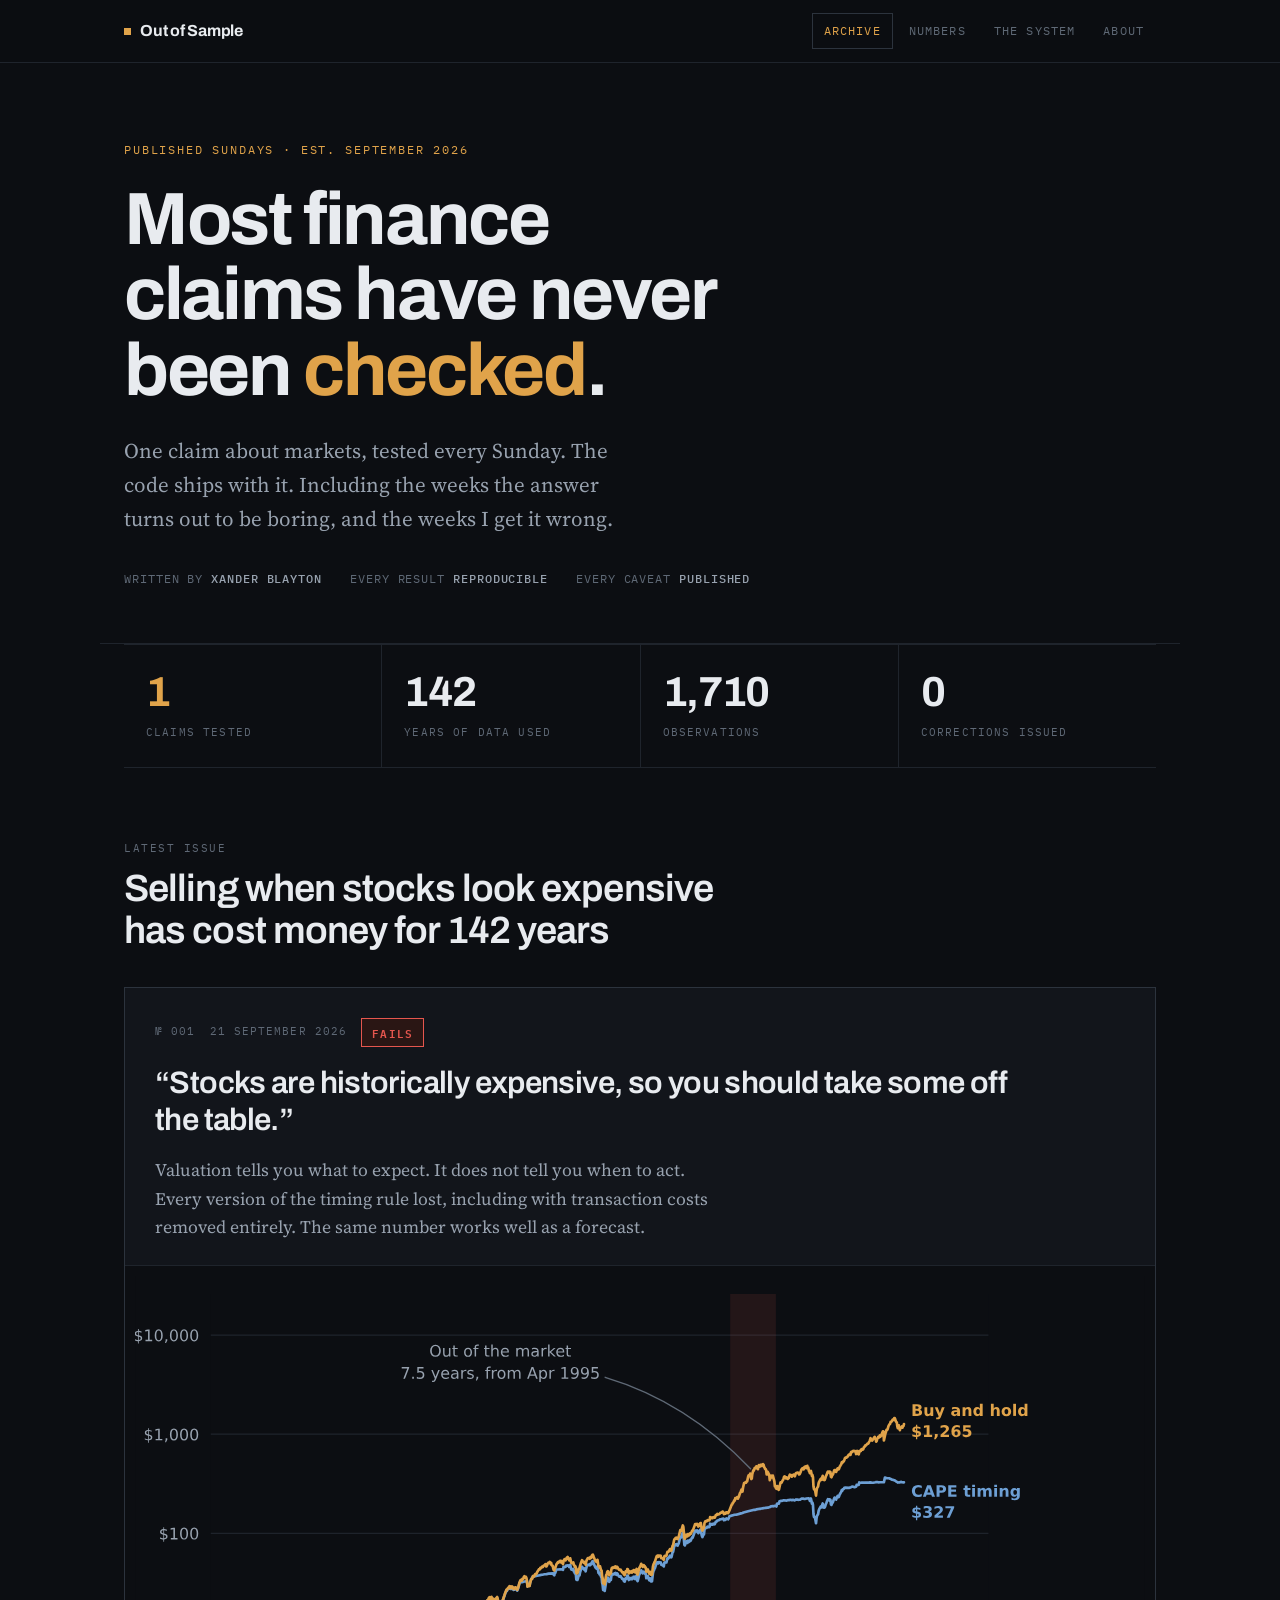
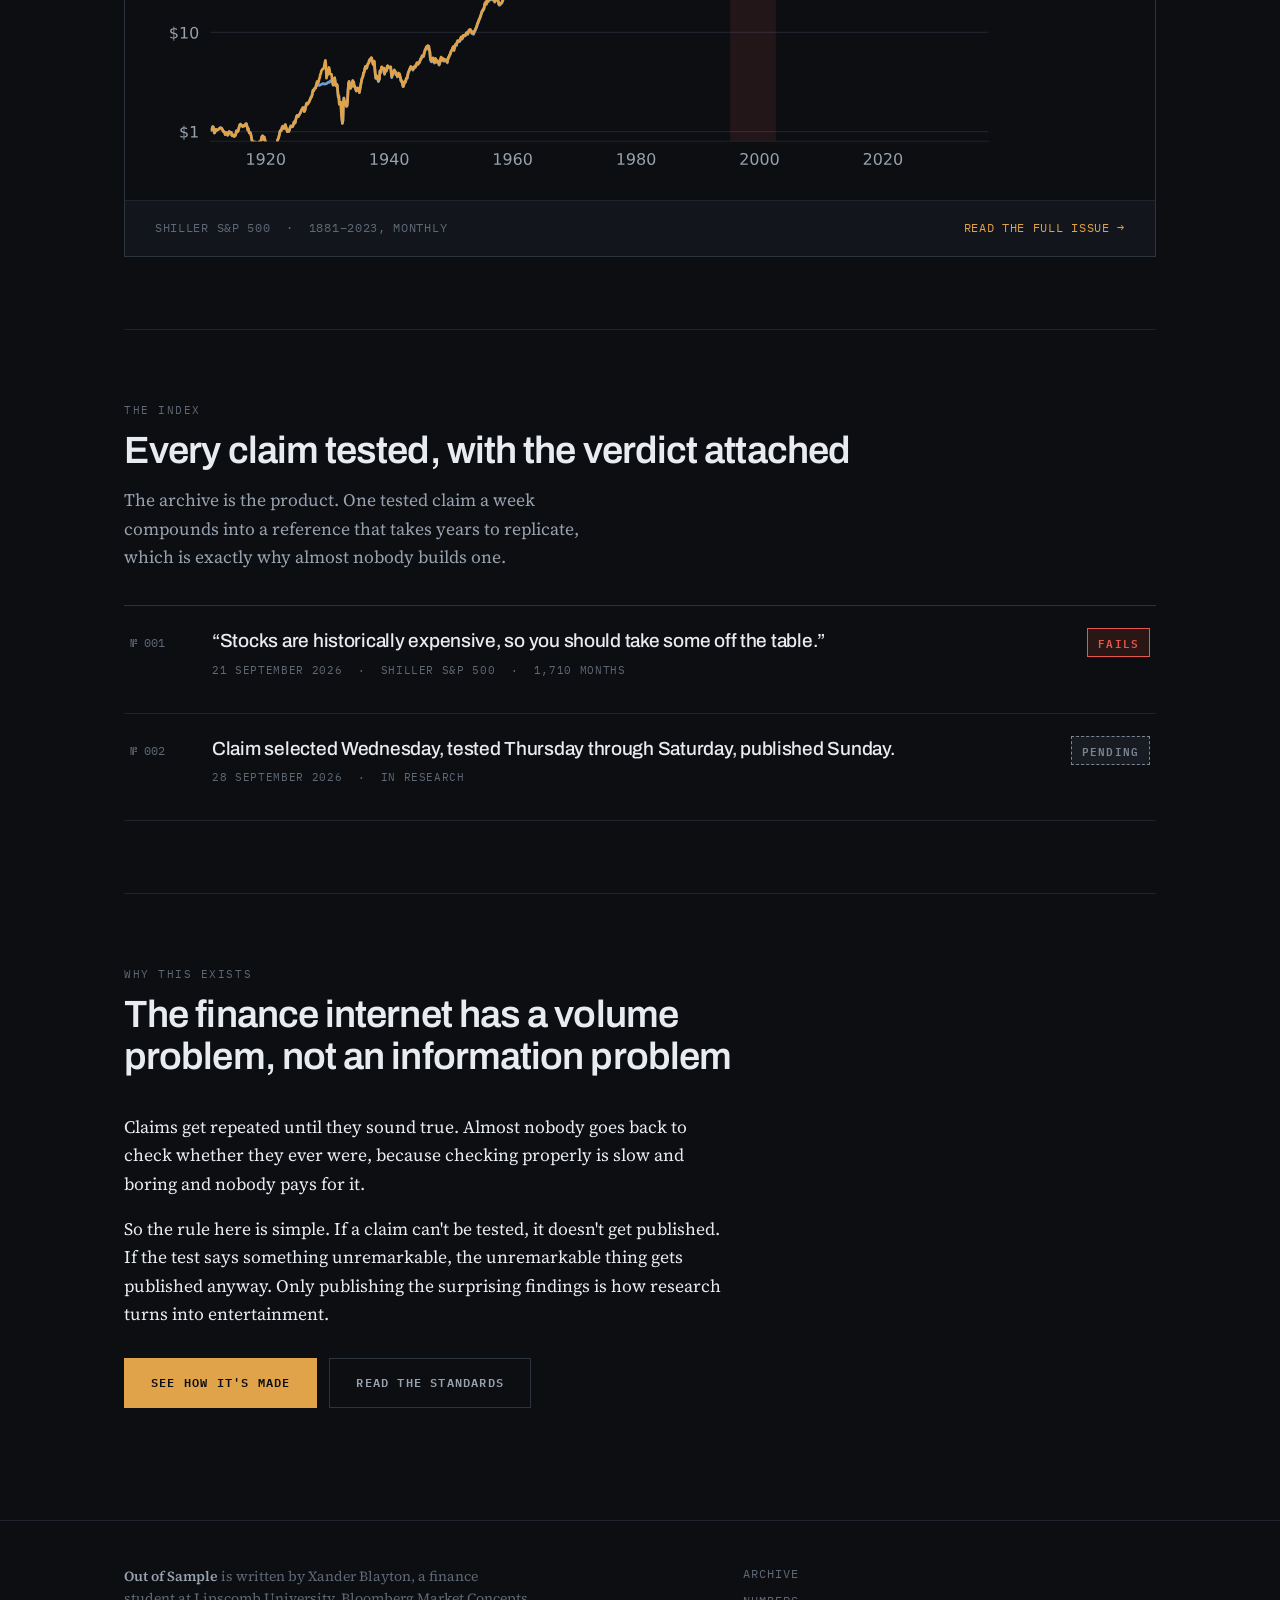
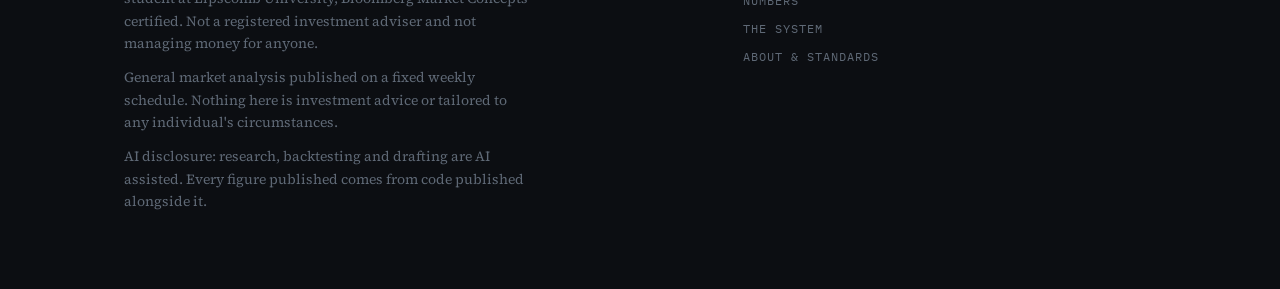
<file: index.html>
<!doctype html>
<html lang="en">
<head>
<meta charset="utf-8">
<meta name="viewport" content="width=device-width, initial-scale=1">
<title>Out of Sample</title>
<meta name="description" content="One claim about markets, tested every Sunday. The code ships with it.">
<meta property="og:title" content="Out of Sample">
<meta property="og:description" content="One claim about markets, tested every Sunday. The code ships with it.">
<meta property="og:type" content="website">
<meta name="twitter:card" content="summary_large_image">
<link rel="preconnect" href="https://fonts.googleapis.com">
<link rel="preconnect" href="https://fonts.gstatic.com" crossorigin>
<link rel="stylesheet" href="https://fonts.googleapis.com/css2?family=Archivo:wght@500;600;700&family=Source+Serif+4:ital,opsz,wght@0,8..60,400;0,8..60,600;1,8..60,400&family=IBM+Plex+Mono:wght@400;500;600&display=swap">
<link rel="stylesheet" href="assets/style.css">
</head>
<body>

<header class="site">
  <div class="hd">
    <a class="wordmark" href="index.html"><i></i>Out of Sample</a>
    <nav class="main"><a href="index.html" aria-current="page">Archive</a><a href="numbers.html">Numbers</a><a href="system.html">The System</a><a href="about.html">About</a></nav>
  </div>
</header>


<div class="wrap hero">
  <p class="eyebrow">Published Sundays · Est. September 2026</p>
  <h1 class="big">Most finance claims have never been <em>checked</em>.</h1>
  <p class="lede">One claim about markets, tested every Sunday. The code ships with it. Including the weeks the answer turns out to be boring,
  and the weeks I get it wrong.</p>
  <div class="hero-meta">
    <span>Written by <b>Xander Blayton</b></span>
    <span>Every result <b>reproducible</b></span>
    <span>Every caveat <b>published</b></span>
  </div>
</div>

<div class="wrap">
  <div class="board">
    <div class="stat"><span class="n brass">1</span><span class="k">Claims tested</span></div>
    <div class="stat"><span class="n">142</span><span class="k">Years of data used</span></div>
    <div class="stat"><span class="n">1,710</span><span class="k">Observations</span></div>
    <div class="stat"><span class="n">0</span><span class="k">Corrections issued</span></div>
  </div>
</div>

<div class="wrap">
  <section>
    <div class="sec-head">
      <p class="sec-kicker">Latest issue</p>
      <h2 class="sec-title">Selling when stocks look expensive has cost money for 142 years</h2>
    </div>

    <div class="feature">
      <div class="feature-top">
        <div class="feature-tag">
          <span>№&nbsp;001</span><span>21 September 2026</span><span class="verdict v-fail">Fails</span>
        </div>
        <h3>“Stocks are historically expensive, so you should take some off the table.”</h3>
        <p>Valuation tells you what to expect. It does not tell you when to act. Every version of the timing rule lost, including with transaction costs removed entirely. The same number works well as a forecast.</p>
      </div>
      <div class="chartbox"><img src="assets/eq-curve.svg" alt="Growth of one dollar, buy and hold versus CAPE timing, 1911 to 2023"></div>
      <div class="feature-foot">
        <span>Shiller S&P 500 &nbsp;·&nbsp; 1881–2023, monthly</span>
        <a href="issues/001-cape-timing.html">Read the full issue &rarr;</a>
      </div>
    </div>
  </section>

  <section>
    <div class="sec-head">
      <p class="sec-kicker">The Index</p>
      <h2 class="sec-title">Every claim tested, with the verdict attached</h2>
      <p class="sec-sub">The archive is the product. One tested claim a week compounds into a
      reference that takes years to replicate, which is exactly why almost nobody builds one.</p>
    </div>
    <div class="index-list">
<a class="ix" href="issues/001-cape-timing.html">
      <span class="ix-num">№&nbsp;001</span>
      <span>
        <p class="ix-claim">“Stocks are historically expensive, so you should take some off the table.”</p>
        <p class="ix-meta">21 September 2026 &nbsp;·&nbsp; Shiller S&P 500 &nbsp;·&nbsp; 1,710 months</p>
      </span>
      <span class="verdict v-fail">Fails</span>
    </a>
<div class="ix">
      <span class="ix-num">№&nbsp;002</span>
      <span>
        <p class="ix-claim">Claim selected Wednesday, tested Thursday through Saturday, published Sunday.</p>
        <p class="ix-meta">28 September 2026 &nbsp;·&nbsp; In research</p>
      </span>
      <span class="verdict v-pending">Pending</span>
    </div>
</div>
  </section>

  <section>
    <div class="sec-head">
      <p class="sec-kicker">Why this exists</p>
      <h2 class="sec-title">The finance internet has a volume problem, not an information problem</h2>
    </div>
    <div class="prose">
      <p>Claims get repeated until they sound true. Almost nobody goes back to check whether they
      ever were, because checking properly is slow and boring and nobody pays for it.</p>
      <p>So the rule here is simple. If a claim can't be tested, it doesn't get published. If the
      test says something unremarkable, the unremarkable thing gets published anyway. Only
      publishing the surprising findings is how research turns into entertainment.</p>
      <div class="cta-row">
        <a class="cta" href="system.html">See how it's made</a>
        <a class="cta ghost" href="about.html">Read the standards</a>
      </div>
    </div>
  </section>
</div>


<footer class="site">
  <div class="wrap fgrid">
    <div>
      <p><b>Out of Sample</b> is written by Xander Blayton, a finance student at Lipscomb University,
      Bloomberg Market Concepts certified. Not a registered investment adviser and not managing
      money for anyone.</p>
      <p>General market analysis published on a fixed weekly schedule. Nothing here is investment
      advice or tailored to any individual's circumstances.</p>
      <p>AI disclosure: research, backtesting and drafting are AI assisted. Every figure published
      comes from code published alongside it.</p>
    </div>
    <div class="flinks">
      <a href="index.html">Archive</a>
      <a href="numbers.html">Numbers</a>
      <a href="system.html">The System</a>
      <a href="about.html">About &amp; Standards</a>
    </div>
  </div>
</footer>

</body>
</html>
</file>
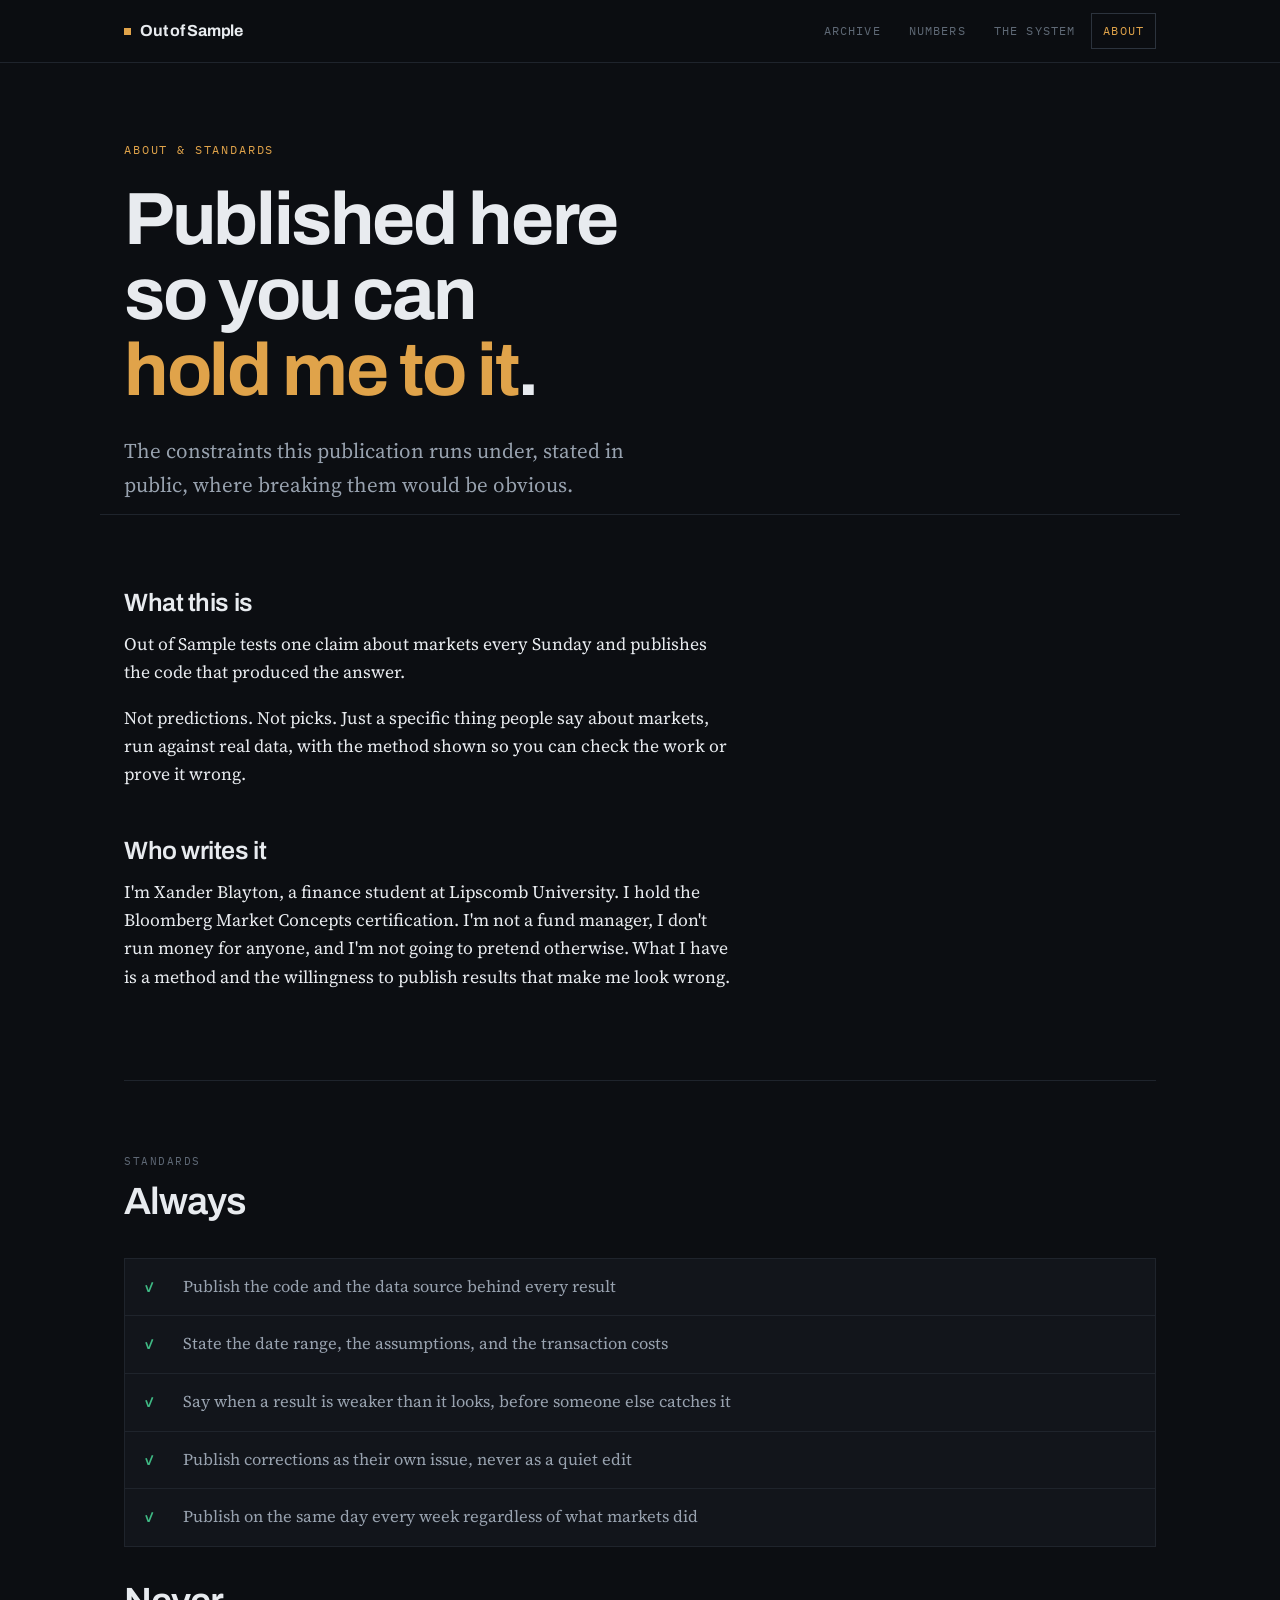
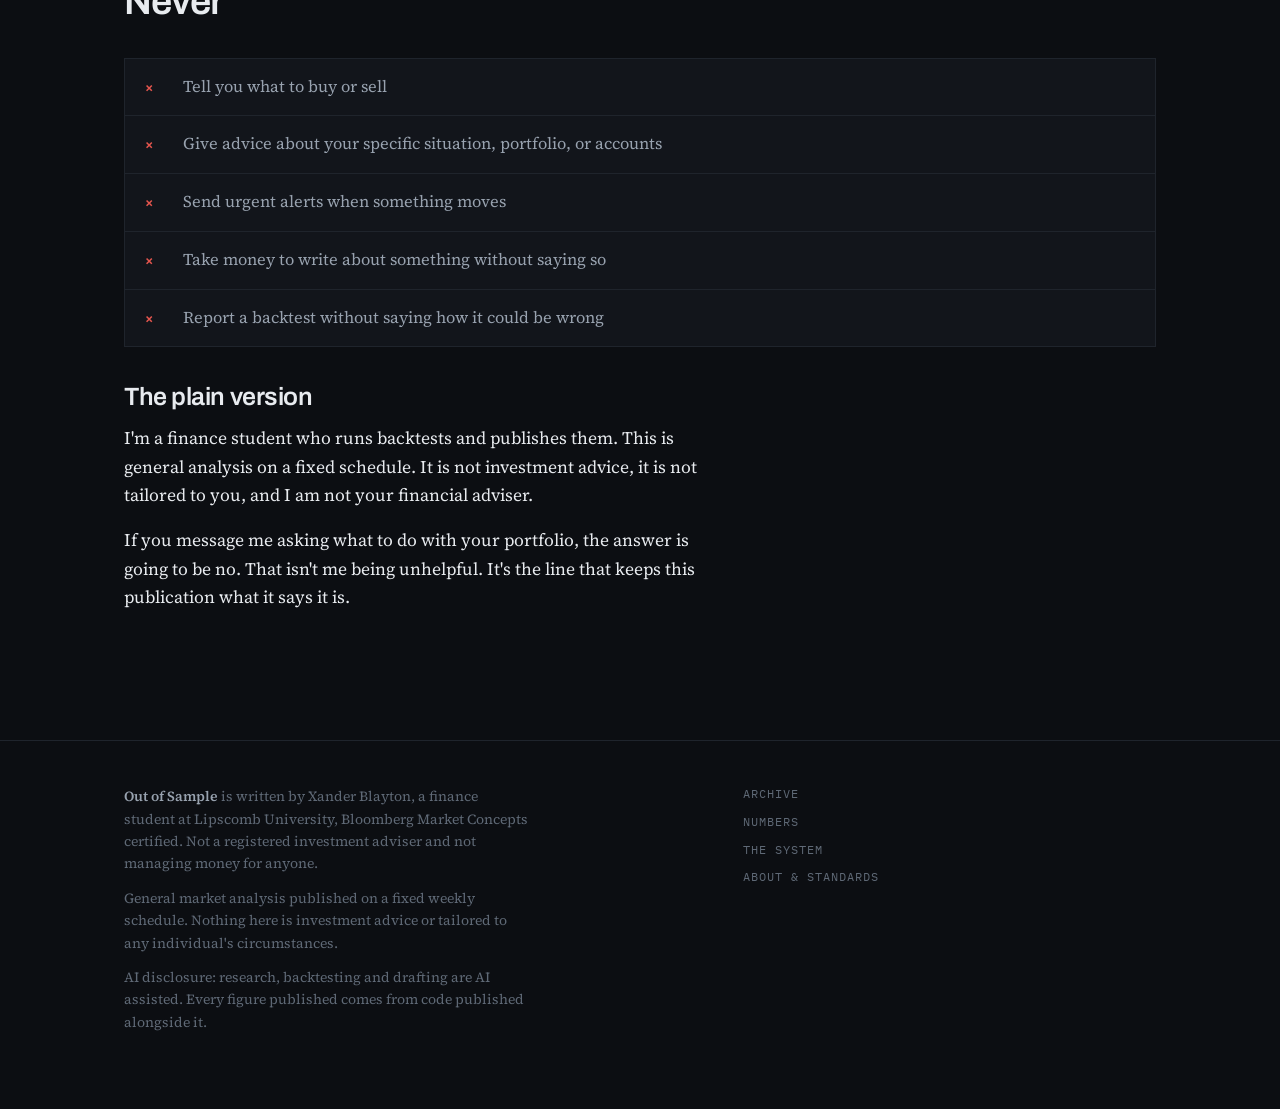
<file: about.html>
<!doctype html>
<html lang="en">
<head>
<meta charset="utf-8">
<meta name="viewport" content="width=device-width, initial-scale=1">
<title>About · Out of Sample</title>
<meta name="description" content="Who writes Out of Sample and the standards it runs under.">
<meta property="og:title" content="About · Out of Sample">
<meta property="og:description" content="Who writes Out of Sample and the standards it runs under.">
<meta property="og:type" content="website">
<meta name="twitter:card" content="summary_large_image">
<link rel="preconnect" href="https://fonts.googleapis.com">
<link rel="preconnect" href="https://fonts.gstatic.com" crossorigin>
<link rel="stylesheet" href="https://fonts.googleapis.com/css2?family=Archivo:wght@500;600;700&family=Source+Serif+4:ital,opsz,wght@0,8..60,400;0,8..60,600;1,8..60,400&family=IBM+Plex+Mono:wght@400;500;600&display=swap">
<link rel="stylesheet" href="assets/style.css">
</head>
<body>

<header class="site">
  <div class="hd">
    <a class="wordmark" href="index.html"><i></i>Out of Sample</a>
    <nav class="main"><a href="index.html">Archive</a><a href="numbers.html">Numbers</a><a href="system.html">The System</a><a href="about.html" aria-current="page">About</a></nav>
  </div>
</header>


<div class="wrap hero">
  <p class="eyebrow">About &amp; Standards</p>
  <h1 class="big">Published here so you can <em>hold me to it</em>.</h1>
  <p class="lede">The constraints this publication runs under, stated in public, where breaking them
  would be obvious.</p>
</div>

<div class="wrap">
<section>
  <div class="prose">
    <h3>What this is</h3>
    <p>Out of Sample tests one claim about markets every Sunday and publishes the code that produced
    the answer.</p>
    <p>Not predictions. Not picks. Just a specific thing people say about markets, run against real
    data, with the method shown so you can check the work or prove it wrong.</p>

    <h3>Who writes it</h3>
    <p>I'm Xander Blayton, a finance student at Lipscomb University. I hold the Bloomberg Market Concepts
    certification. I'm not a fund manager, I don't run money for anyone, and I'm not going to pretend
    otherwise. What I have is a method and the willingness to publish results that make me look
    wrong.</p>
  </div>
</section>

<section>
  <div class="sec-head">
    <p class="sec-kicker">Standards</p>
    <h2 class="sec-title">Always</h2>
  </div>
  <div class="rules">
    <div class="rule yes"><span>&check;</span><p>Publish the code and the data source behind every result</p></div>
    <div class="rule yes"><span>&check;</span><p>State the date range, the assumptions, and the transaction costs</p></div>
    <div class="rule yes"><span>&check;</span><p>Say when a result is weaker than it looks, before someone else catches it</p></div>
    <div class="rule yes"><span>&check;</span><p>Publish corrections as their own issue, never as a quiet edit</p></div>
    <div class="rule yes"><span>&check;</span><p>Publish on the same day every week regardless of what markets did</p></div>
  </div>

  <div class="sec-head" style="margin-top:14px">
    <h2 class="sec-title">Never</h2>
  </div>
  <div class="rules">
    <div class="rule no"><span>&times;</span><p>Tell you what to buy or sell</p></div>
    <div class="rule no"><span>&times;</span><p>Give advice about your specific situation, portfolio, or accounts</p></div>
    <div class="rule no"><span>&times;</span><p>Send urgent alerts when something moves</p></div>
    <div class="rule no"><span>&times;</span><p>Take money to write about something without saying so</p></div>
    <div class="rule no"><span>&times;</span><p>Report a backtest without saying how it could be wrong</p></div>
  </div>

  <div class="prose" style="margin-top:34px">
    <h3>The plain version</h3>
    <p>I'm a finance student who runs backtests and publishes them. This is general analysis on a
    fixed schedule. It is not investment advice, it is not tailored to you, and I am not your
    financial adviser.</p>
    <p>If you message me asking what to do with your portfolio, the answer is going to be no. That
    isn't me being unhelpful. It's the line that keeps this publication what it says it is.</p>
  </div>
</section>
</div>


<footer class="site">
  <div class="wrap fgrid">
    <div>
      <p><b>Out of Sample</b> is written by Xander Blayton, a finance student at Lipscomb University,
      Bloomberg Market Concepts certified. Not a registered investment adviser and not managing
      money for anyone.</p>
      <p>General market analysis published on a fixed weekly schedule. Nothing here is investment
      advice or tailored to any individual's circumstances.</p>
      <p>AI disclosure: research, backtesting and drafting are AI assisted. Every figure published
      comes from code published alongside it.</p>
    </div>
    <div class="flinks">
      <a href="index.html">Archive</a>
      <a href="numbers.html">Numbers</a>
      <a href="system.html">The System</a>
      <a href="about.html">About &amp; Standards</a>
    </div>
  </div>
</footer>

</body>
</html>
</file>
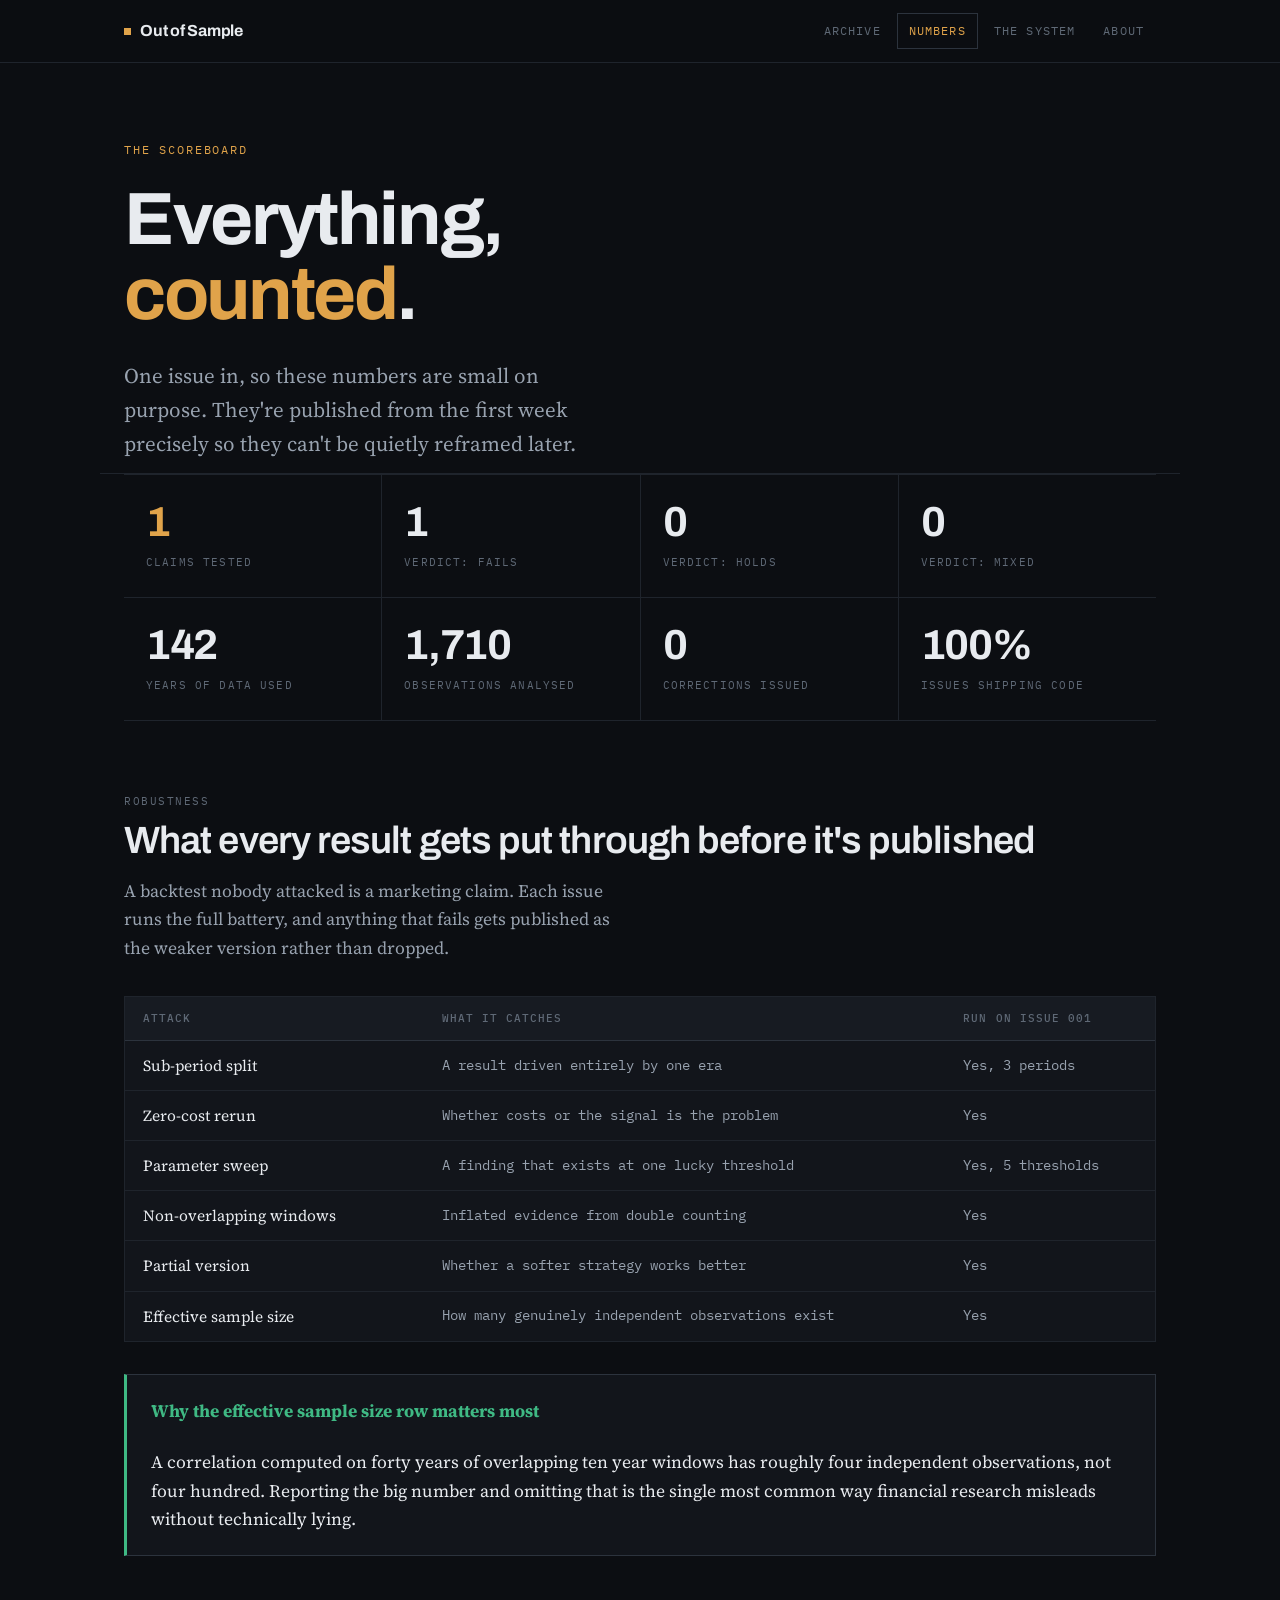
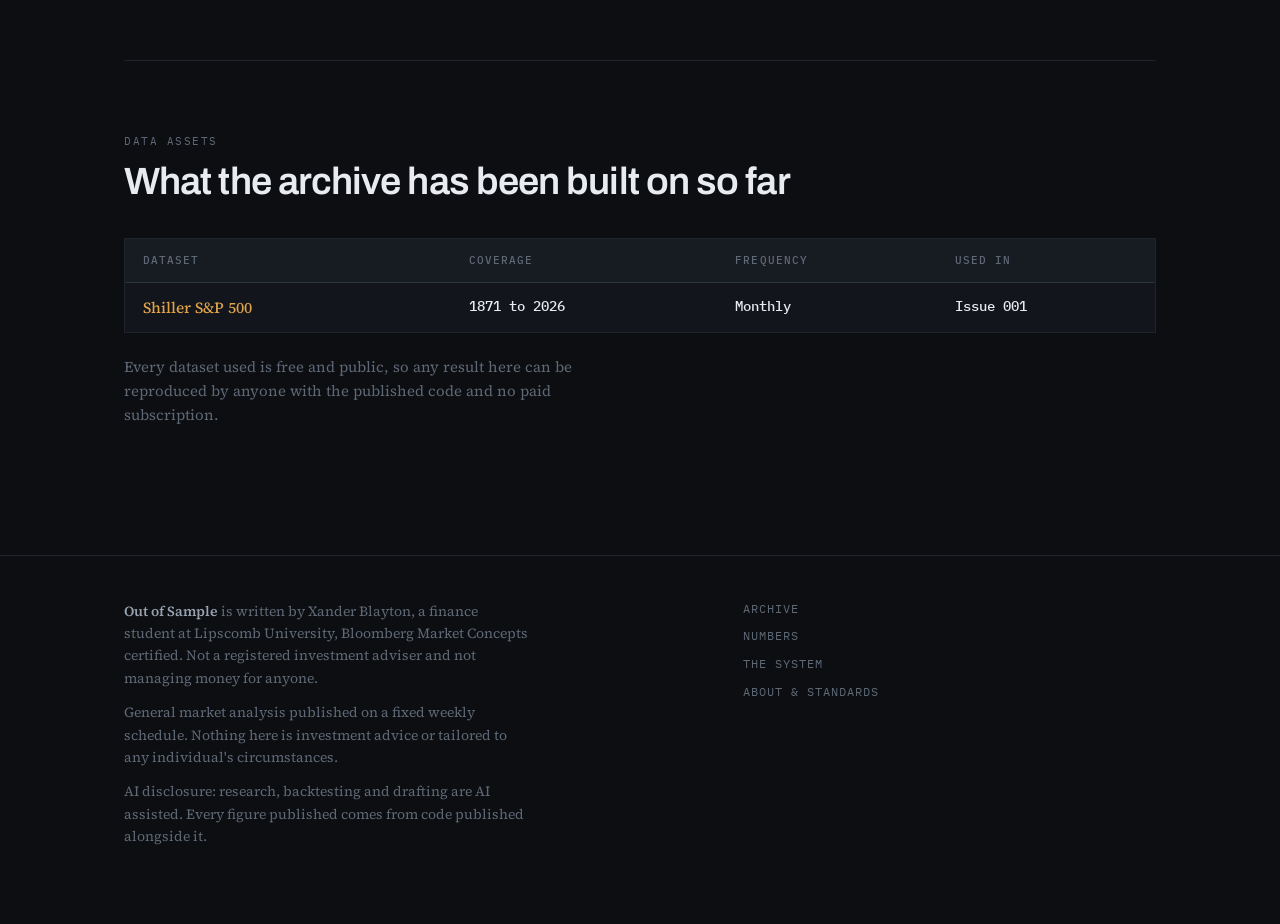
<file: numbers.html>
<!doctype html>
<html lang="en">
<head>
<meta charset="utf-8">
<meta name="viewport" content="width=device-width, initial-scale=1">
<title>Numbers · Out of Sample</title>
<meta name="description" content="The running scoreboard for Out of Sample: claims tested, verdicts, data used, and corrections issued.">
<meta property="og:title" content="Numbers · Out of Sample">
<meta property="og:description" content="The running scoreboard for Out of Sample: claims tested, verdicts, data used, and corrections issued.">
<meta property="og:type" content="website">
<meta name="twitter:card" content="summary_large_image">
<link rel="preconnect" href="https://fonts.googleapis.com">
<link rel="preconnect" href="https://fonts.gstatic.com" crossorigin>
<link rel="stylesheet" href="https://fonts.googleapis.com/css2?family=Archivo:wght@500;600;700&family=Source+Serif+4:ital,opsz,wght@0,8..60,400;0,8..60,600;1,8..60,400&family=IBM+Plex+Mono:wght@400;500;600&display=swap">
<link rel="stylesheet" href="assets/style.css">
</head>
<body>

<header class="site">
  <div class="hd">
    <a class="wordmark" href="index.html"><i></i>Out of Sample</a>
    <nav class="main"><a href="index.html">Archive</a><a href="numbers.html" aria-current="page">Numbers</a><a href="system.html">The System</a><a href="about.html">About</a></nav>
  </div>
</header>


<div class="wrap hero">
  <p class="eyebrow">The scoreboard</p>
  <h1 class="big">Everything, <em>counted</em>.</h1>
  <p class="lede">One issue in, so these numbers are small on purpose. They're published from the
  first week precisely so they can't be quietly reframed later.</p>
</div>

<div class="wrap">
  <div class="board">
    <div class="stat"><span class="n brass">1</span><span class="k">Claims tested</span></div>
    <div class="stat"><span class="n">1</span><span class="k">Verdict: fails</span></div>
    <div class="stat"><span class="n">0</span><span class="k">Verdict: holds</span></div>
    <div class="stat"><span class="n">0</span><span class="k">Verdict: mixed</span></div>
  </div>
  <div class="board" style="border-top:none">
    <div class="stat"><span class="n">142</span><span class="k">Years of data used</span></div>
    <div class="stat"><span class="n">1,710</span><span class="k">Observations analysed</span></div>
    <div class="stat"><span class="n">0</span><span class="k">Corrections issued</span></div>
    <div class="stat"><span class="n">100%</span><span class="k">Issues shipping code</span></div>
  </div>
</div>

<div class="wrap">
<section>
  <div class="sec-head">
    <p class="sec-kicker">Robustness</p>
    <h2 class="sec-title">What every result gets put through before it's published</h2>
    <p class="sec-sub">A backtest nobody attacked is a marketing claim. Each issue runs the full
    battery, and anything that fails gets published as the weaker version rather than dropped.</p>
  </div>

  <div class="tablewrap">
  <table class="data">
    <thead><tr><th>Attack</th><th>What it catches</th><th>Run on issue 001</th></tr></thead>
    <tbody>
      <tr><td>Sub-period split</td><td>A result driven entirely by one era</td><td>Yes, 3 periods</td></tr>
      <tr><td>Zero-cost rerun</td><td>Whether costs or the signal is the problem</td><td>Yes</td></tr>
      <tr><td>Parameter sweep</td><td>A finding that exists at one lucky threshold</td><td>Yes, 5 thresholds</td></tr>
      <tr><td>Non-overlapping windows</td><td>Inflated evidence from double counting</td><td>Yes</td></tr>
      <tr><td>Partial version</td><td>Whether a softer strategy works better</td><td>Yes</td></tr>
      <tr><td>Effective sample size</td><td>How many genuinely independent observations exist</td><td>Yes</td></tr>
    </tbody>
  </table>
  </div>

  <div class="callout good">
    <h4>Why the effective sample size row matters most</h4>
    <p>A correlation computed on forty years of overlapping ten year windows has roughly four
    independent observations, not four hundred. Reporting the big number and omitting that is the
    single most common way financial research misleads without technically lying.</p>
  </div>
</section>

<section>
  <div class="sec-head">
    <p class="sec-kicker">Data assets</p>
    <h2 class="sec-title">What the archive has been built on so far</h2>
  </div>
  <div class="tablewrap">
  <table class="data">
    <thead><tr><th>Dataset</th><th>Coverage</th><th>Frequency</th><th>Used in</th></tr></thead>
    <tbody>
      <tr class="hl"><td>Shiller S&amp;P 500</td><td>1871 to 2026</td><td>Monthly</td><td>Issue 001</td></tr>
    </tbody>
  </table>
  </div>
  <p style="color:var(--text-3);font-size:15px;max-width:60ch">Every dataset used is free and public,
  so any result here can be reproduced by anyone with the published code and no paid subscription.</p>
</section>
</div>


<footer class="site">
  <div class="wrap fgrid">
    <div>
      <p><b>Out of Sample</b> is written by Xander Blayton, a finance student at Lipscomb University,
      Bloomberg Market Concepts certified. Not a registered investment adviser and not managing
      money for anyone.</p>
      <p>General market analysis published on a fixed weekly schedule. Nothing here is investment
      advice or tailored to any individual's circumstances.</p>
      <p>AI disclosure: research, backtesting and drafting are AI assisted. Every figure published
      comes from code published alongside it.</p>
    </div>
    <div class="flinks">
      <a href="index.html">Archive</a>
      <a href="numbers.html">Numbers</a>
      <a href="system.html">The System</a>
      <a href="about.html">About &amp; Standards</a>
    </div>
  </div>
</footer>

</body>
</html>
</file>
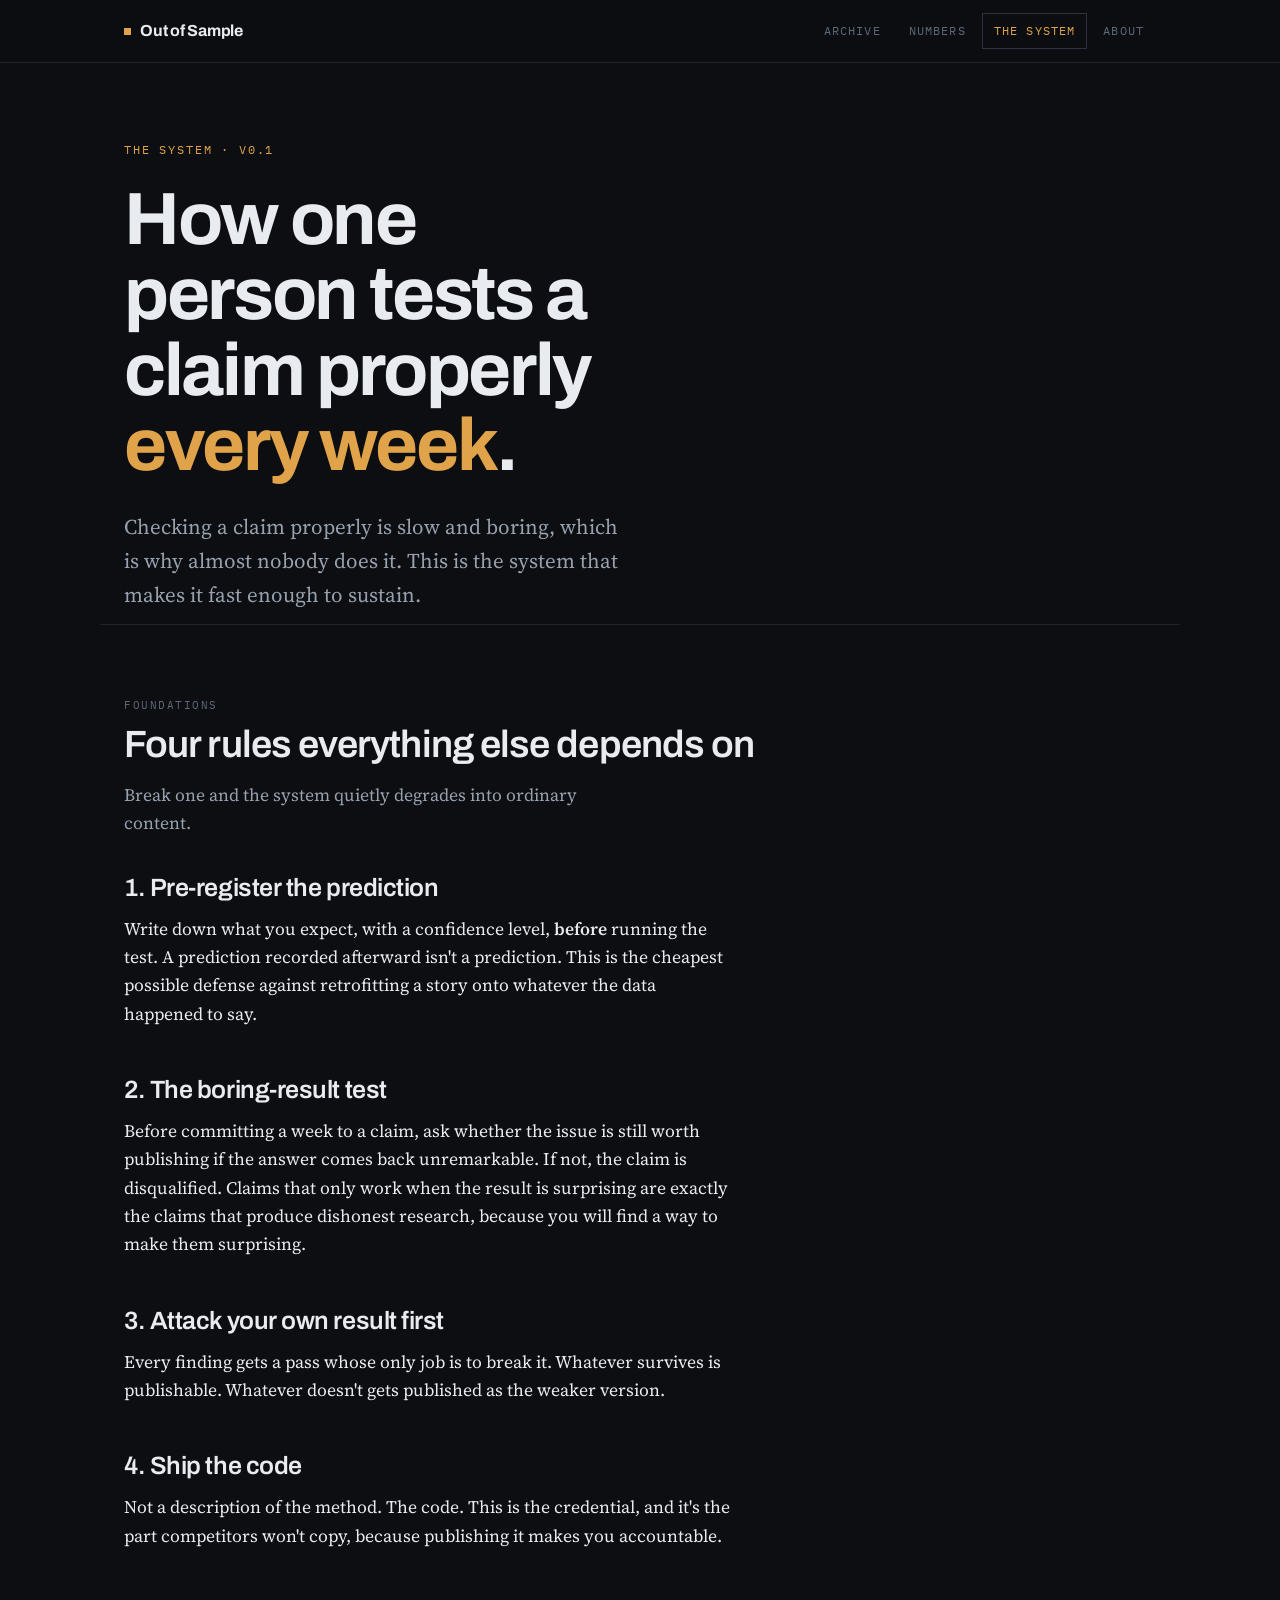
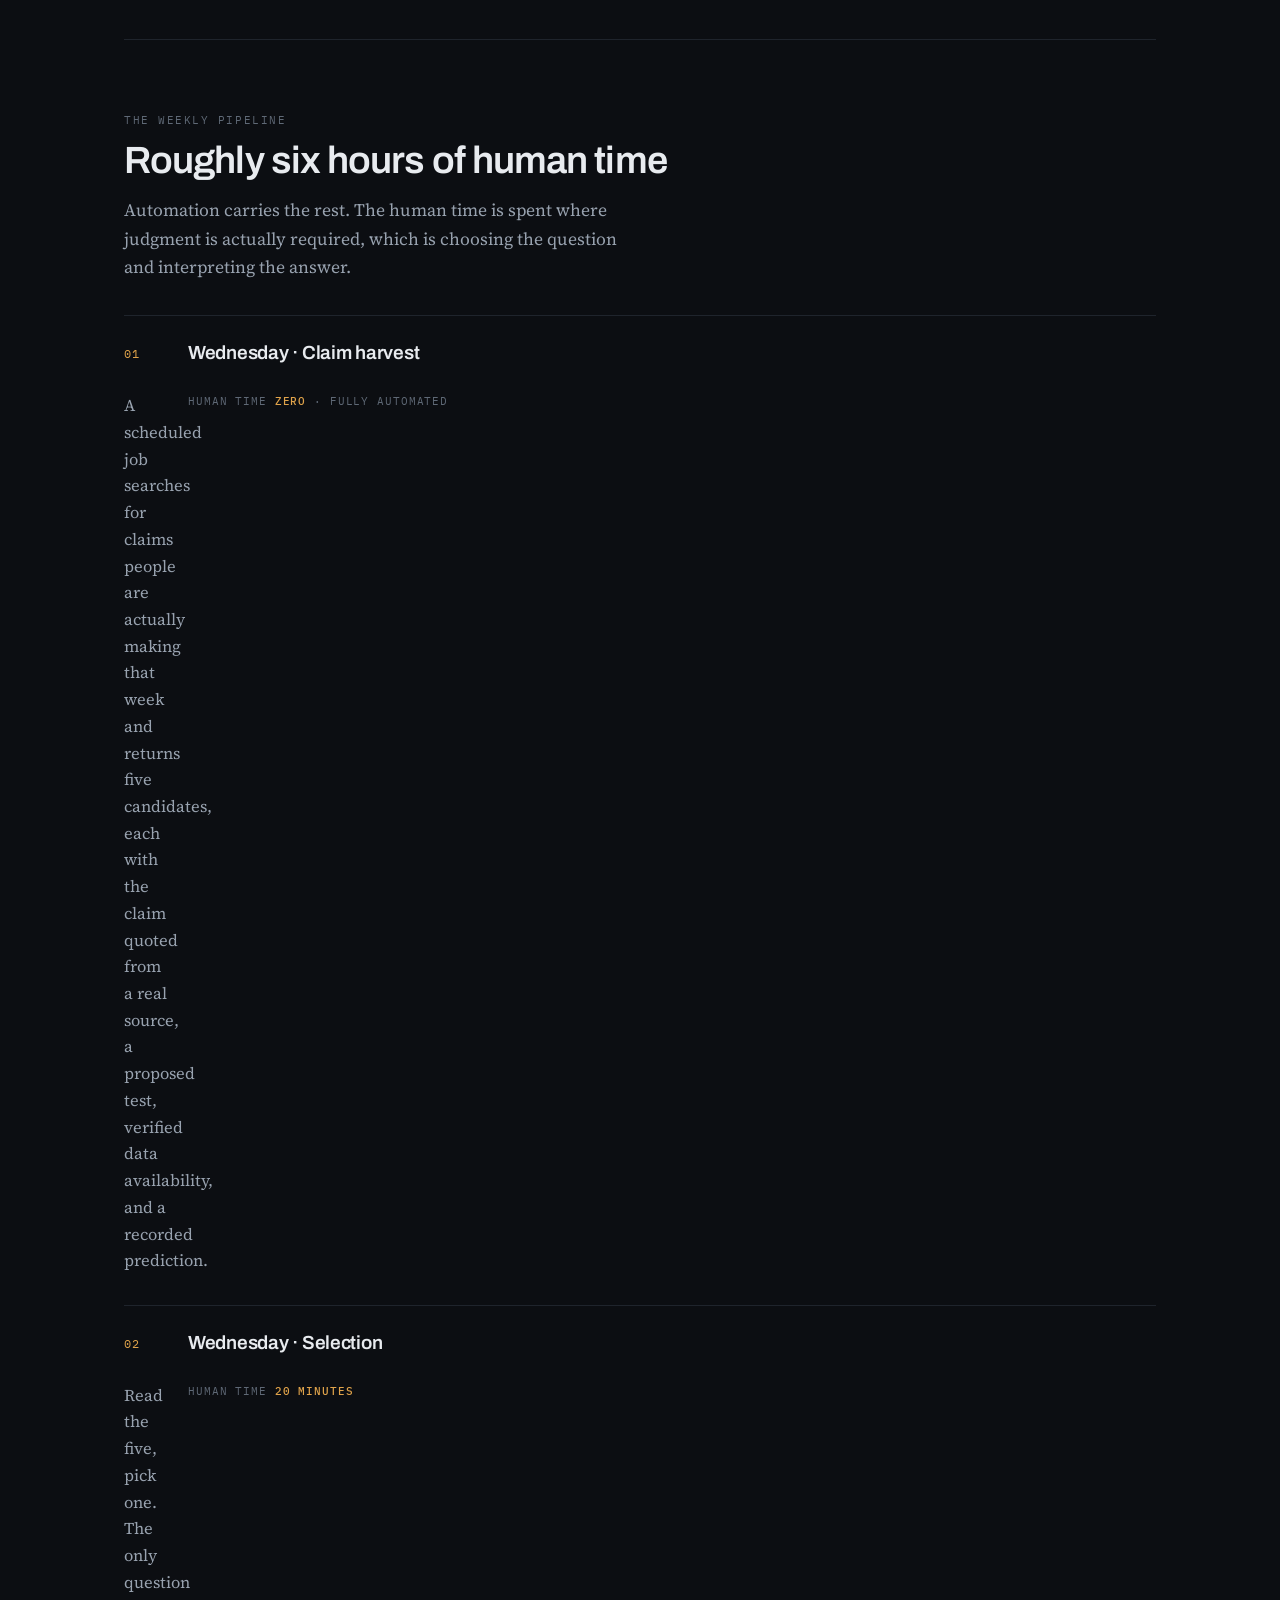
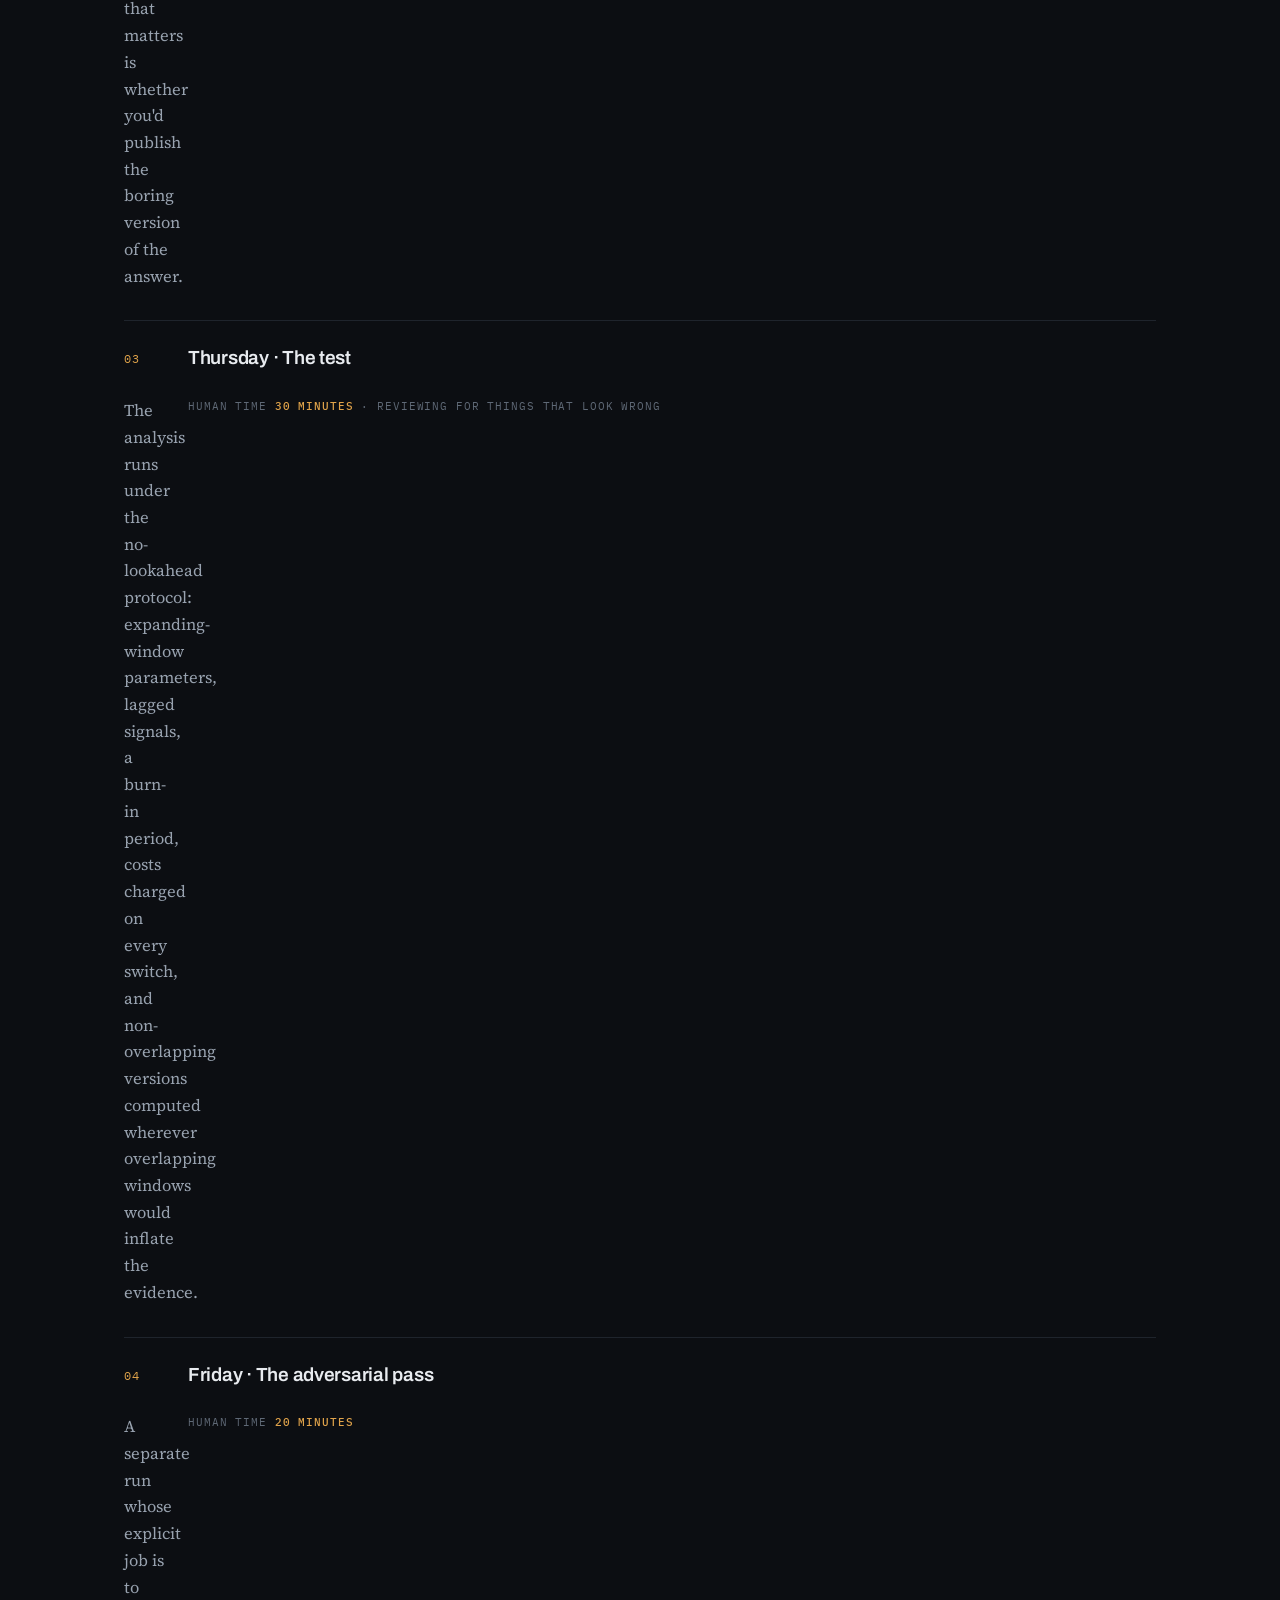
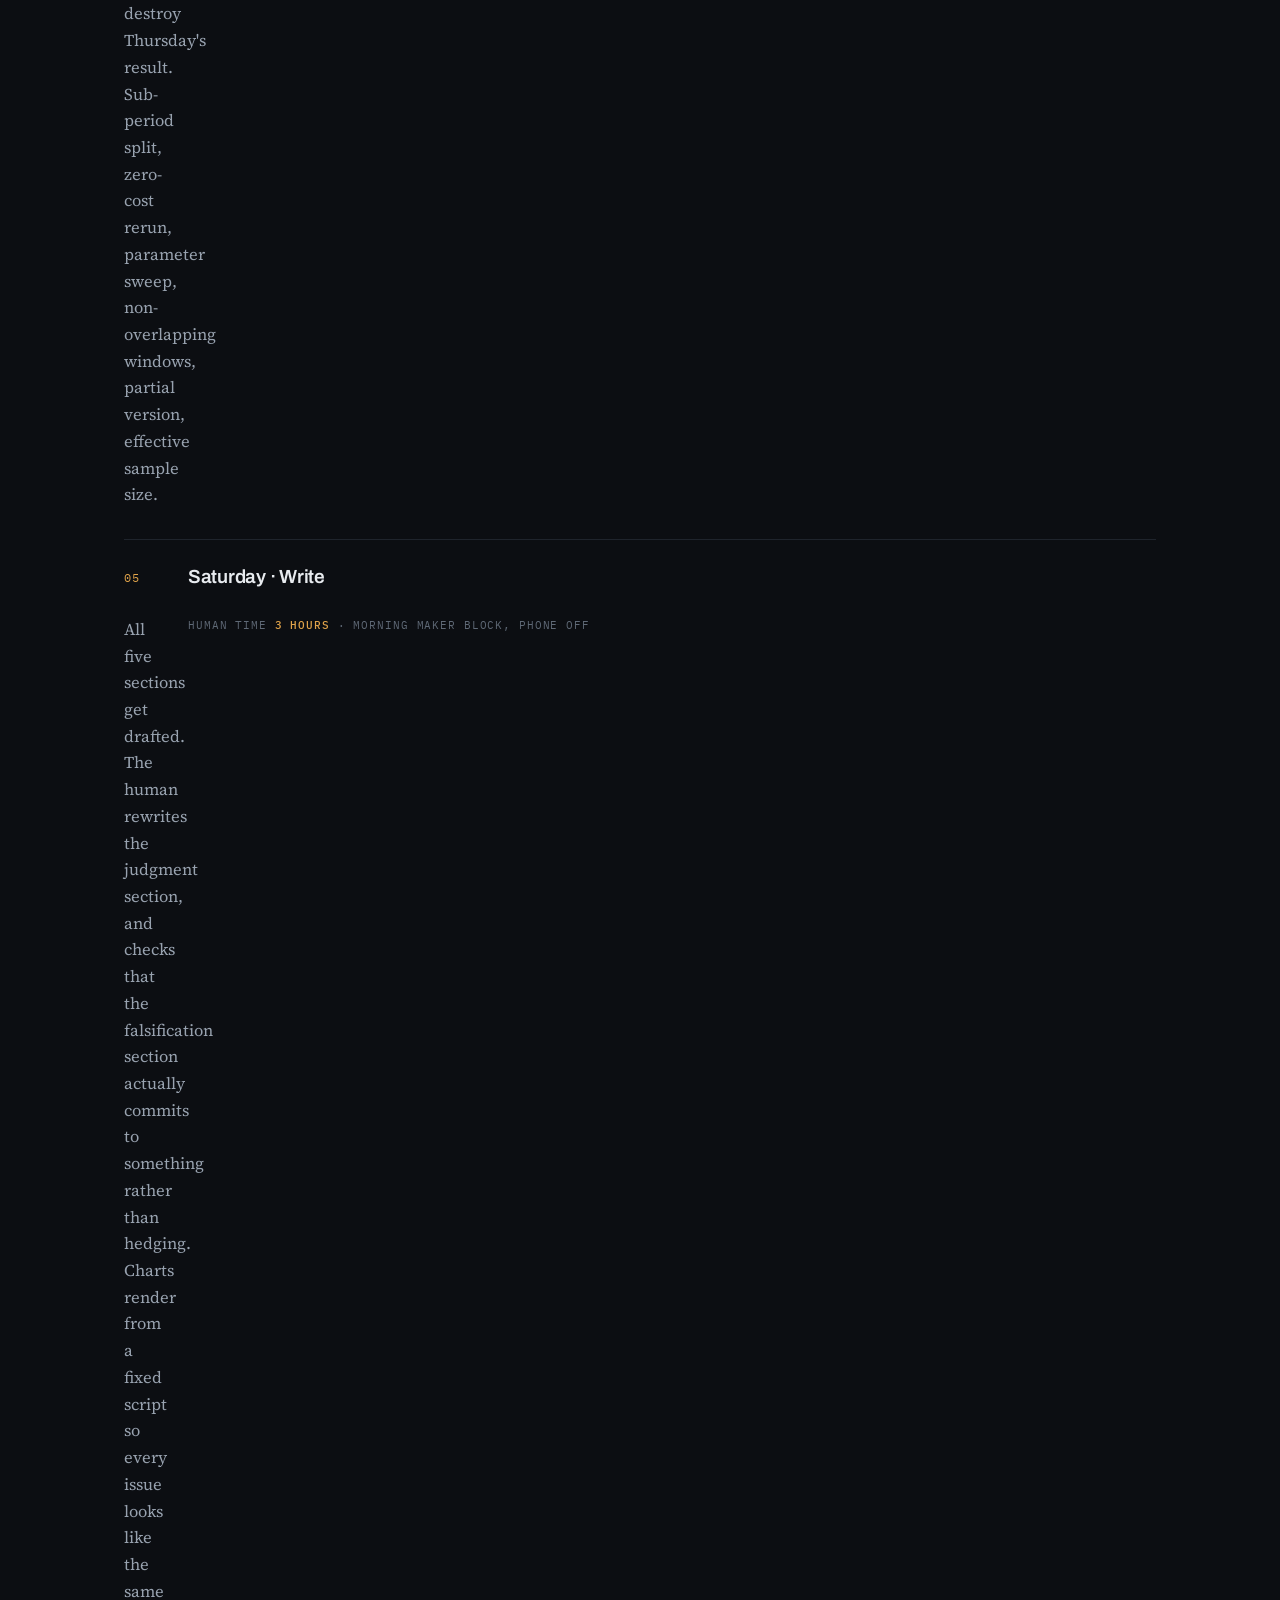
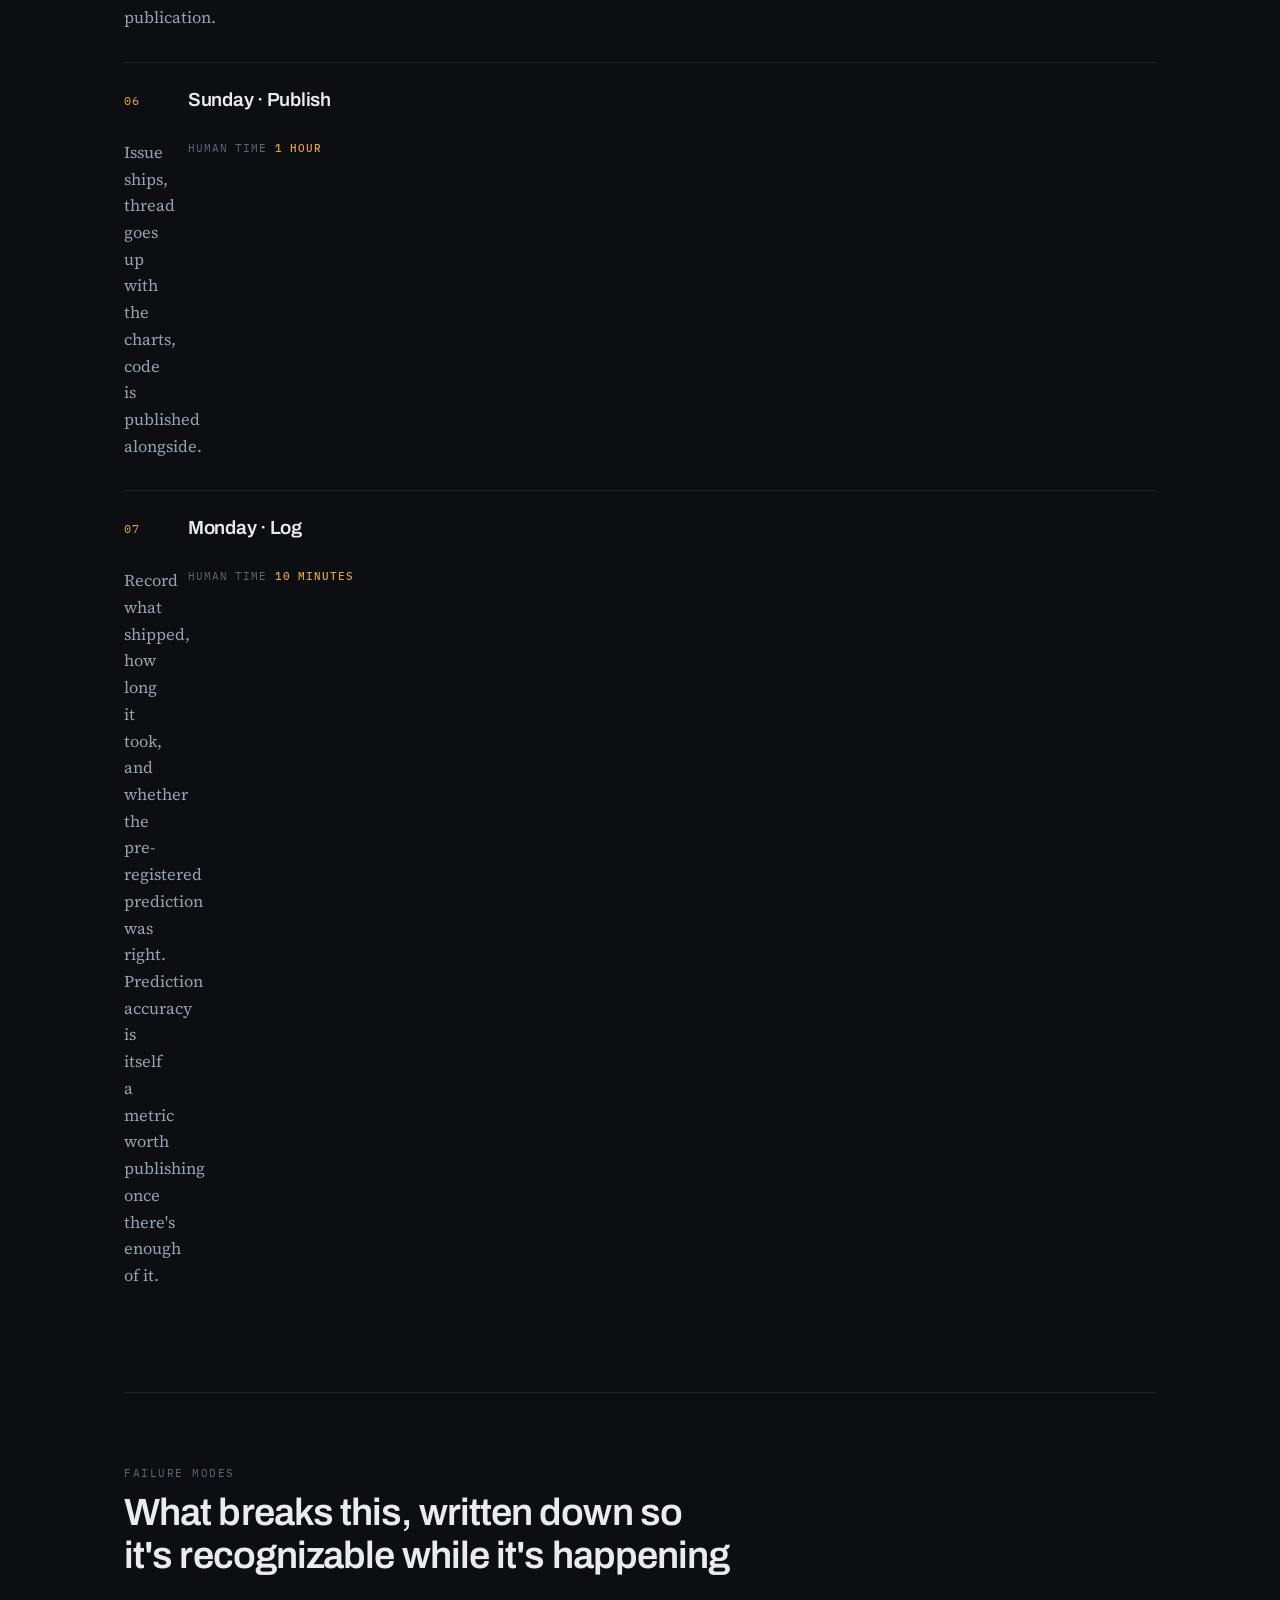
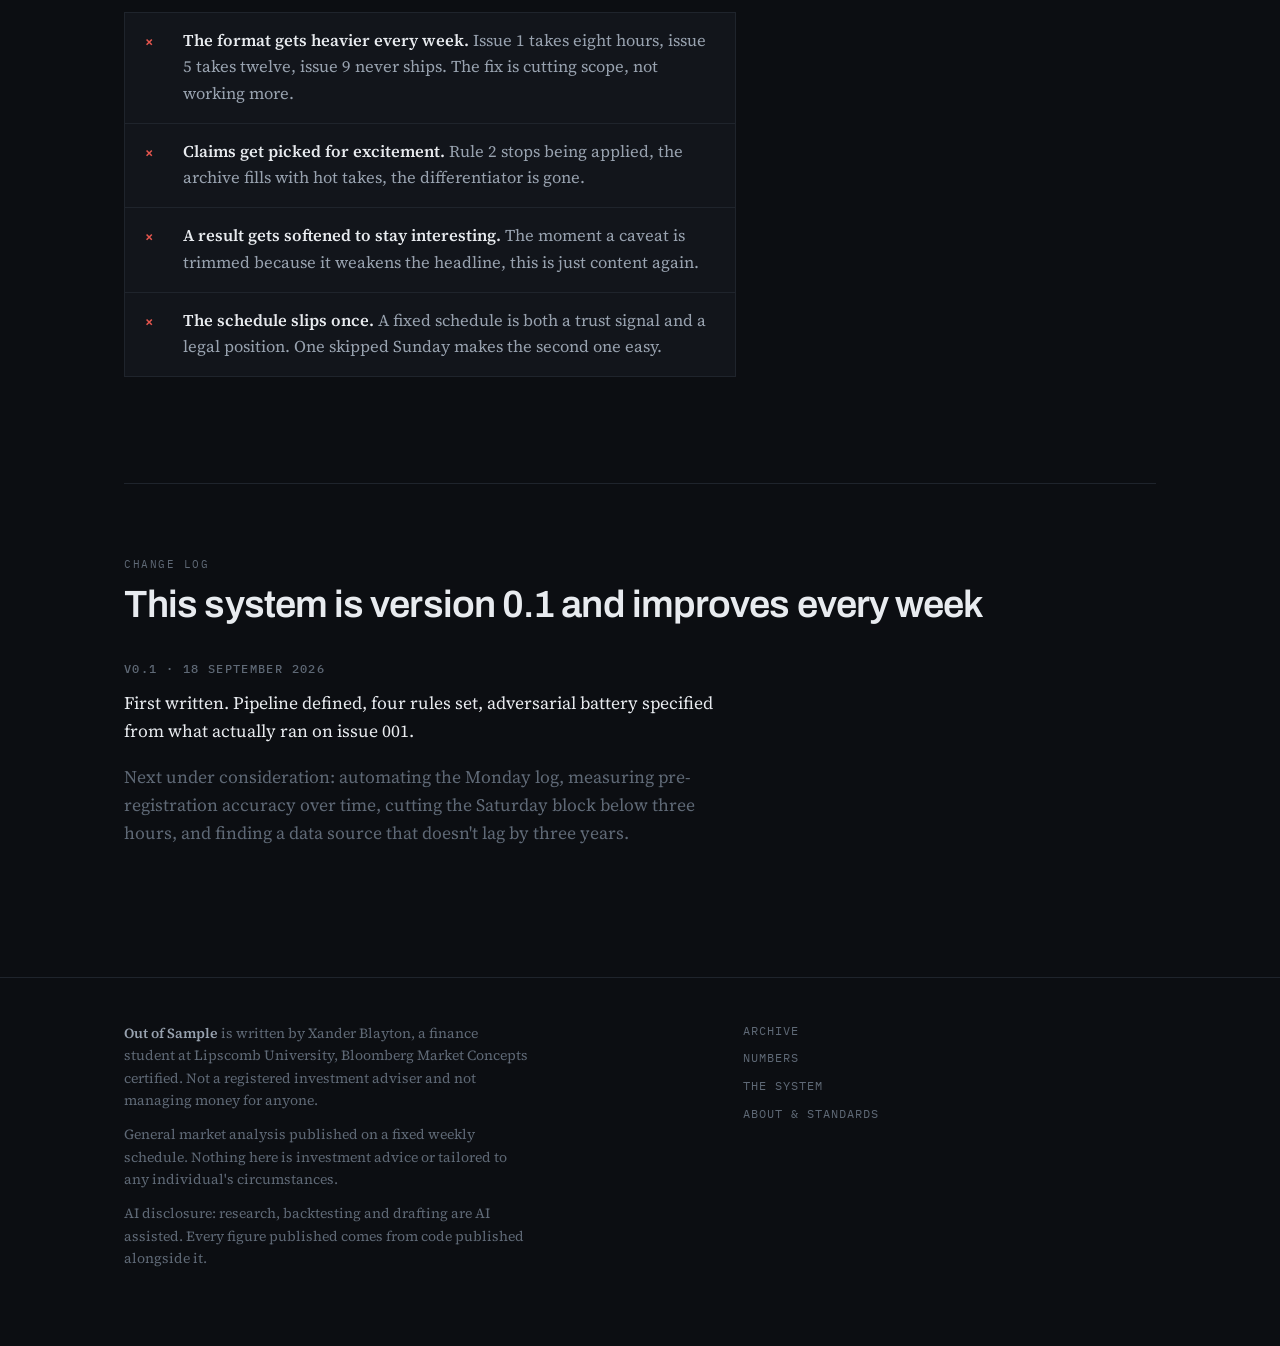
<file: system.html>
<!doctype html>
<html lang="en">
<head>
<meta charset="utf-8">
<meta name="viewport" content="width=device-width, initial-scale=1">
<title>The System · Out of Sample</title>
<meta name="description" content="The full weekly method behind Out of Sample: four rules, a seven-stage pipeline, and the failure modes written down in advance.">
<meta property="og:title" content="The System · Out of Sample">
<meta property="og:description" content="The full weekly method behind Out of Sample: four rules, a seven-stage pipeline, and the failure modes written down in advance.">
<meta property="og:type" content="website">
<meta name="twitter:card" content="summary_large_image">
<link rel="preconnect" href="https://fonts.googleapis.com">
<link rel="preconnect" href="https://fonts.gstatic.com" crossorigin>
<link rel="stylesheet" href="https://fonts.googleapis.com/css2?family=Archivo:wght@500;600;700&family=Source+Serif+4:ital,opsz,wght@0,8..60,400;0,8..60,600;1,8..60,400&family=IBM+Plex+Mono:wght@400;500;600&display=swap">
<link rel="stylesheet" href="assets/style.css">
</head>
<body>

<header class="site">
  <div class="hd">
    <a class="wordmark" href="index.html"><i></i>Out of Sample</a>
    <nav class="main"><a href="index.html">Archive</a><a href="numbers.html">Numbers</a><a href="system.html" aria-current="page">The System</a><a href="about.html">About</a></nav>
  </div>
</header>


<div class="wrap hero">
  <p class="eyebrow">The System · v0.1</p>
  <h1 class="big">How one person tests a claim properly <em>every week</em>.</h1>
  <p class="lede">Checking a claim properly is slow and boring, which is why almost nobody does it.
  This is the system that makes it fast enough to sustain.</p>
</div>

<div class="wrap">
<section>
  <div class="sec-head">
    <p class="sec-kicker">Foundations</p>
    <h2 class="sec-title">Four rules everything else depends on</h2>
    <p class="sec-sub">Break one and the system quietly degrades into ordinary content.</p>
  </div>
  <div class="prose">
    <h3>1. Pre-register the prediction</h3>
    <p>Write down what you expect, with a confidence level, <strong>before</strong> running the test.
    A prediction recorded afterward isn't a prediction. This is the cheapest possible defense against
    retrofitting a story onto whatever the data happened to say.</p>

    <h3>2. The boring-result test</h3>
    <p>Before committing a week to a claim, ask whether the issue is still worth publishing if the
    answer comes back unremarkable. If not, the claim is disqualified. Claims that only work when the
    result is surprising are exactly the claims that produce dishonest research, because you will
    find a way to make them surprising.</p>

    <h3>3. Attack your own result first</h3>
    <p>Every finding gets a pass whose only job is to break it. Whatever survives is publishable.
    Whatever doesn't gets published as the weaker version.</p>

    <h3>4. Ship the code</h3>
    <p>Not a description of the method. The code. This is the credential, and it's the part
    competitors won't copy, because publishing it makes you accountable.</p>
  </div>
</section>

<section>
  <div class="sec-head">
    <p class="sec-kicker">The weekly pipeline</p>
    <h2 class="sec-title">Roughly six hours of human time</h2>
    <p class="sec-sub">Automation carries the rest. The human time is spent where judgment is
    actually required, which is choosing the question and interpreting the answer.</p>
  </div>

  <ol class="steps">
    <li>
      <h4>Wednesday · Claim harvest</h4>
      <p>A scheduled job searches for claims people are actually making that week and returns five
      candidates, each with the claim quoted from a real source, a proposed test, verified data
      availability, and a recorded prediction.</p>
      <p class="cost">Human time <b>zero</b> · fully automated</p>
    </li>
    <li>
      <h4>Wednesday · Selection</h4>
      <p>Read the five, pick one. The only question that matters is whether you'd publish the boring
      version of the answer.</p>
      <p class="cost">Human time <b>20 minutes</b></p>
    </li>
    <li>
      <h4>Thursday · The test</h4>
      <p>The analysis runs under the no-lookahead protocol: expanding-window parameters, lagged
      signals, a burn-in period, costs charged on every switch, and non-overlapping versions computed
      wherever overlapping windows would inflate the evidence.</p>
      <p class="cost">Human time <b>30 minutes</b> · reviewing for things that look wrong</p>
    </li>
    <li>
      <h4>Friday · The adversarial pass</h4>
      <p>A separate run whose explicit job is to destroy Thursday's result. Sub-period split,
      zero-cost rerun, parameter sweep, non-overlapping windows, partial version, effective sample
      size.</p>
      <p class="cost">Human time <b>20 minutes</b></p>
    </li>
    <li>
      <h4>Saturday · Write</h4>
      <p>All five sections get drafted. The human rewrites the judgment section, and checks that the
      falsification section actually commits to something rather than hedging. Charts render from a
      fixed script so every issue looks like the same publication.</p>
      <p class="cost">Human time <b>3 hours</b> · morning maker block, phone off</p>
    </li>
    <li>
      <h4>Sunday · Publish</h4>
      <p>Issue ships, thread goes up with the charts, code is published alongside.</p>
      <p class="cost">Human time <b>1 hour</b></p>
    </li>
    <li>
      <h4>Monday · Log</h4>
      <p>Record what shipped, how long it took, and whether the pre-registered prediction was right.
      Prediction accuracy is itself a metric worth publishing once there's enough of it.</p>
      <p class="cost">Human time <b>10 minutes</b></p>
    </li>
  </ol>
</section>

<section>
  <div class="sec-head">
    <p class="sec-kicker">Failure modes</p>
    <h2 class="sec-title">What breaks this, written down so it's recognizable while it's happening</h2>
  </div>
  <div class="prose">
    <div class="rules">
      <div class="rule no"><span>&times;</span><p><strong>The format gets heavier every week.</strong> Issue 1 takes eight hours, issue 5 takes twelve, issue 9 never ships. The fix is cutting scope, not working more.</p></div>
      <div class="rule no"><span>&times;</span><p><strong>Claims get picked for excitement.</strong> Rule 2 stops being applied, the archive fills with hot takes, the differentiator is gone.</p></div>
      <div class="rule no"><span>&times;</span><p><strong>A result gets softened to stay interesting.</strong> The moment a caveat is trimmed because it weakens the headline, this is just content again.</p></div>
      <div class="rule no"><span>&times;</span><p><strong>The schedule slips once.</strong> A fixed schedule is both a trust signal and a legal position. One skipped Sunday makes the second one easy.</p></div>
    </div>
  </div>
</section>

<section>
  <div class="sec-head">
    <p class="sec-kicker">Change log</p>
    <h2 class="sec-title">This system is version 0.1 and improves every week</h2>
  </div>
  <div class="prose">
    <h4>v0.1 · 18 September 2026</h4>
    <p>First written. Pipeline defined, four rules set, adversarial battery specified from what
    actually ran on issue 001.</p>
    <p style="color:var(--text-3)">Next under consideration: automating the Monday log, measuring
    pre-registration accuracy over time, cutting the Saturday block below three hours, and finding a
    data source that doesn't lag by three years.</p>
  </div>
</section>
</div>


<footer class="site">
  <div class="wrap fgrid">
    <div>
      <p><b>Out of Sample</b> is written by Xander Blayton, a finance student at Lipscomb University,
      Bloomberg Market Concepts certified. Not a registered investment adviser and not managing
      money for anyone.</p>
      <p>General market analysis published on a fixed weekly schedule. Nothing here is investment
      advice or tailored to any individual's circumstances.</p>
      <p>AI disclosure: research, backtesting and drafting are AI assisted. Every figure published
      comes from code published alongside it.</p>
    </div>
    <div class="flinks">
      <a href="index.html">Archive</a>
      <a href="numbers.html">Numbers</a>
      <a href="system.html">The System</a>
      <a href="about.html">About &amp; Standards</a>
    </div>
  </div>
</footer>

</body>
</html>
</file>
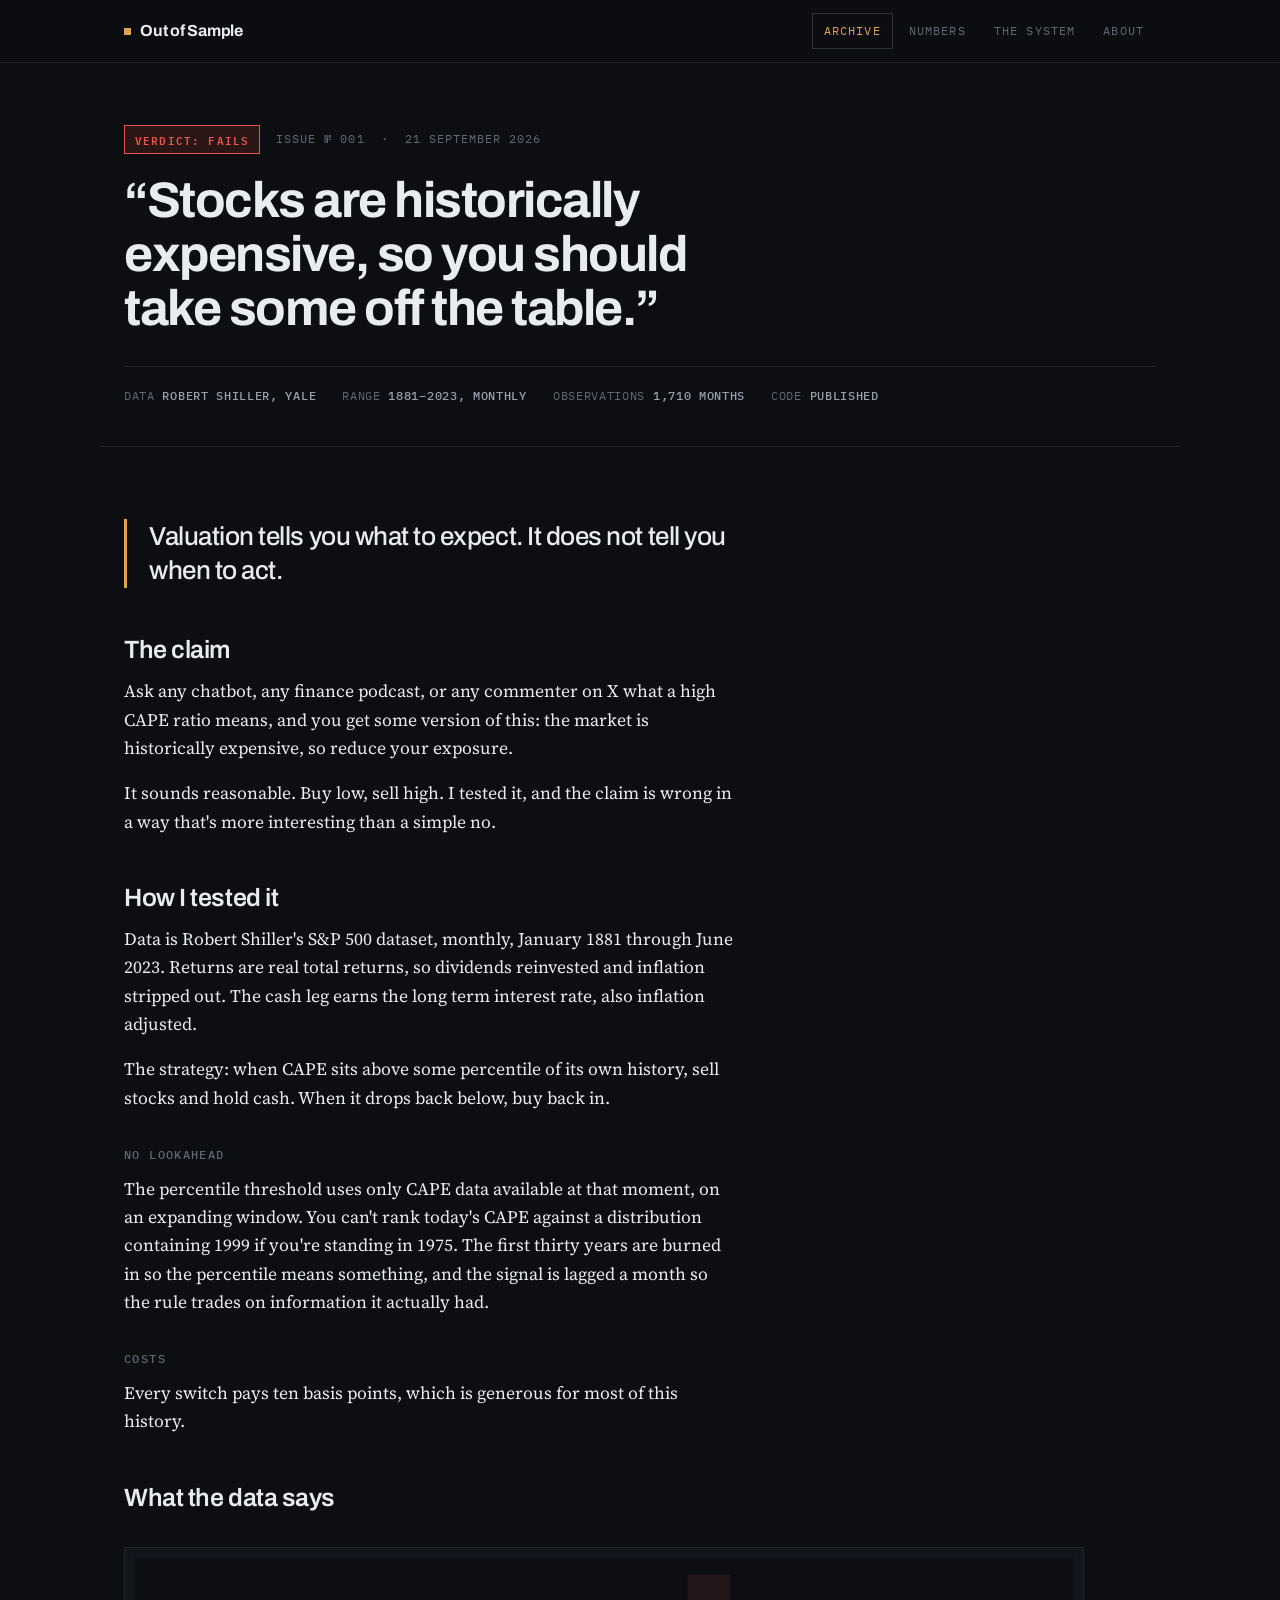
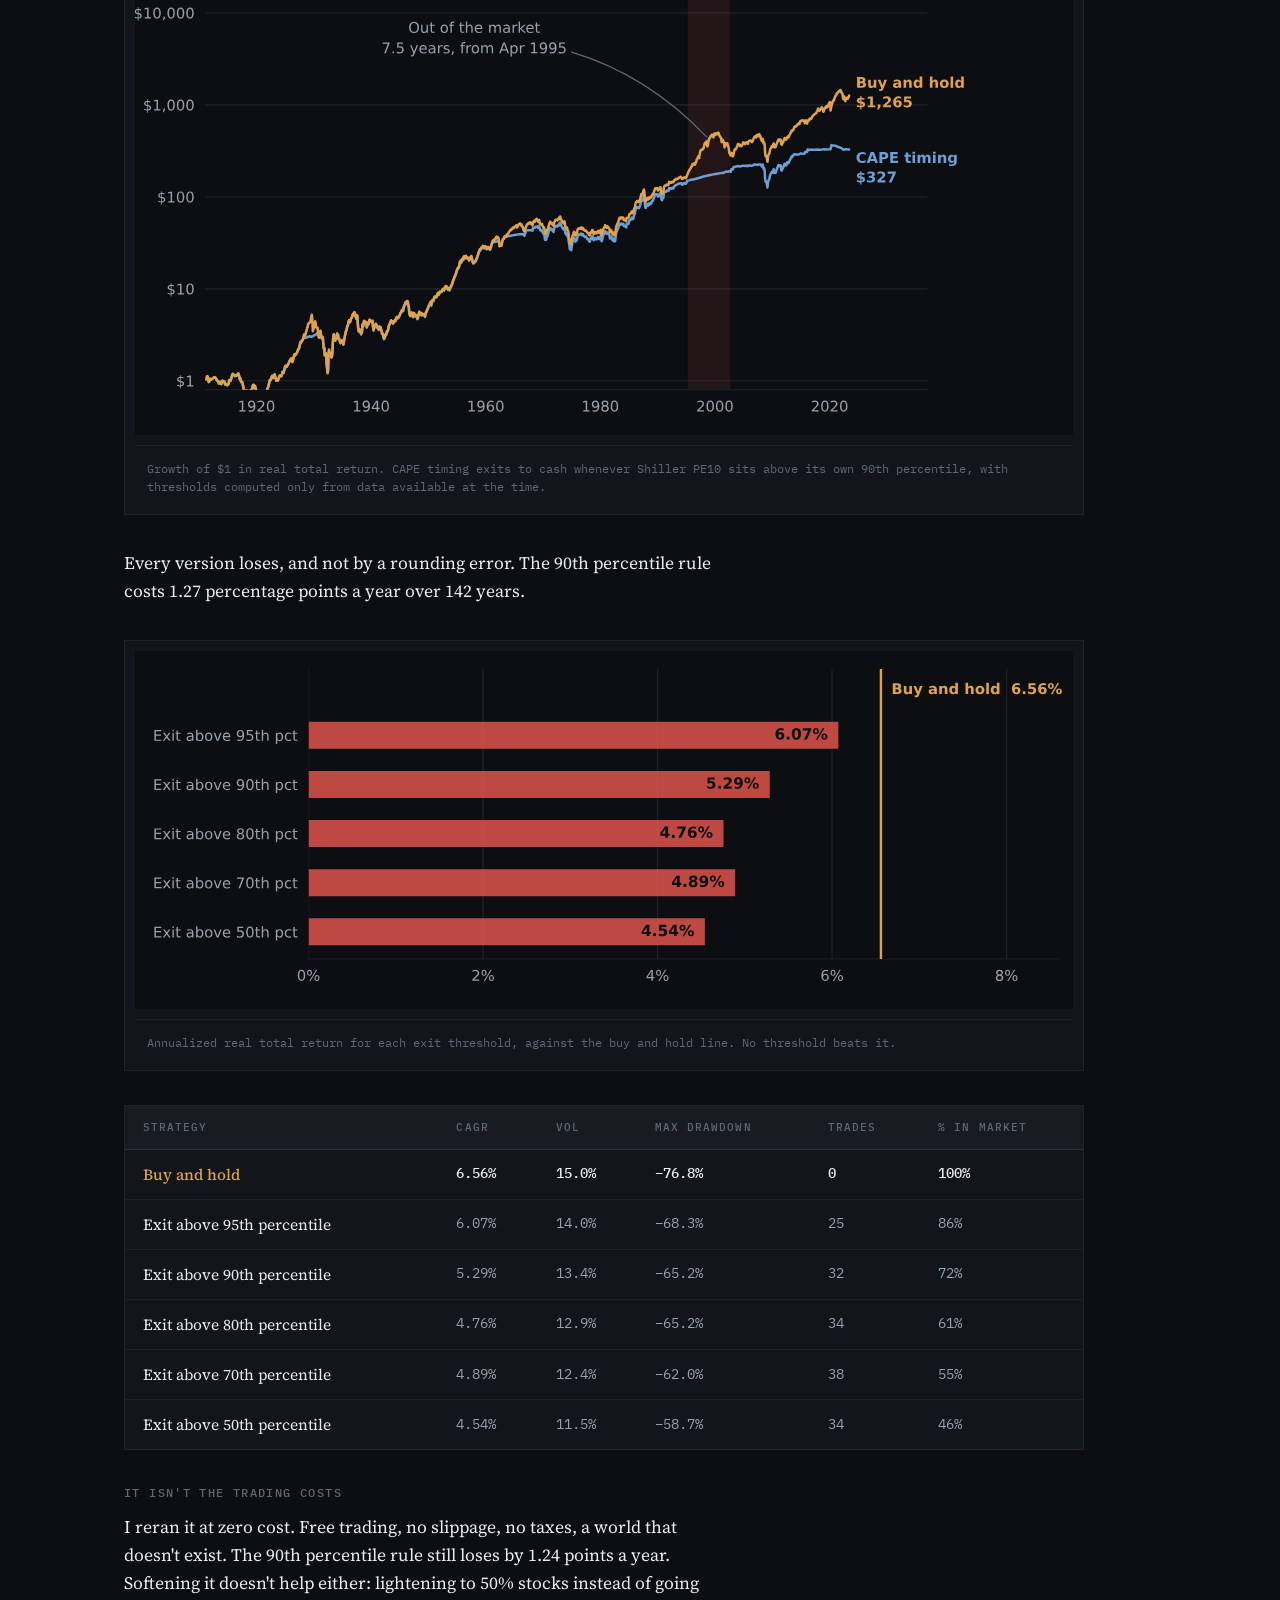
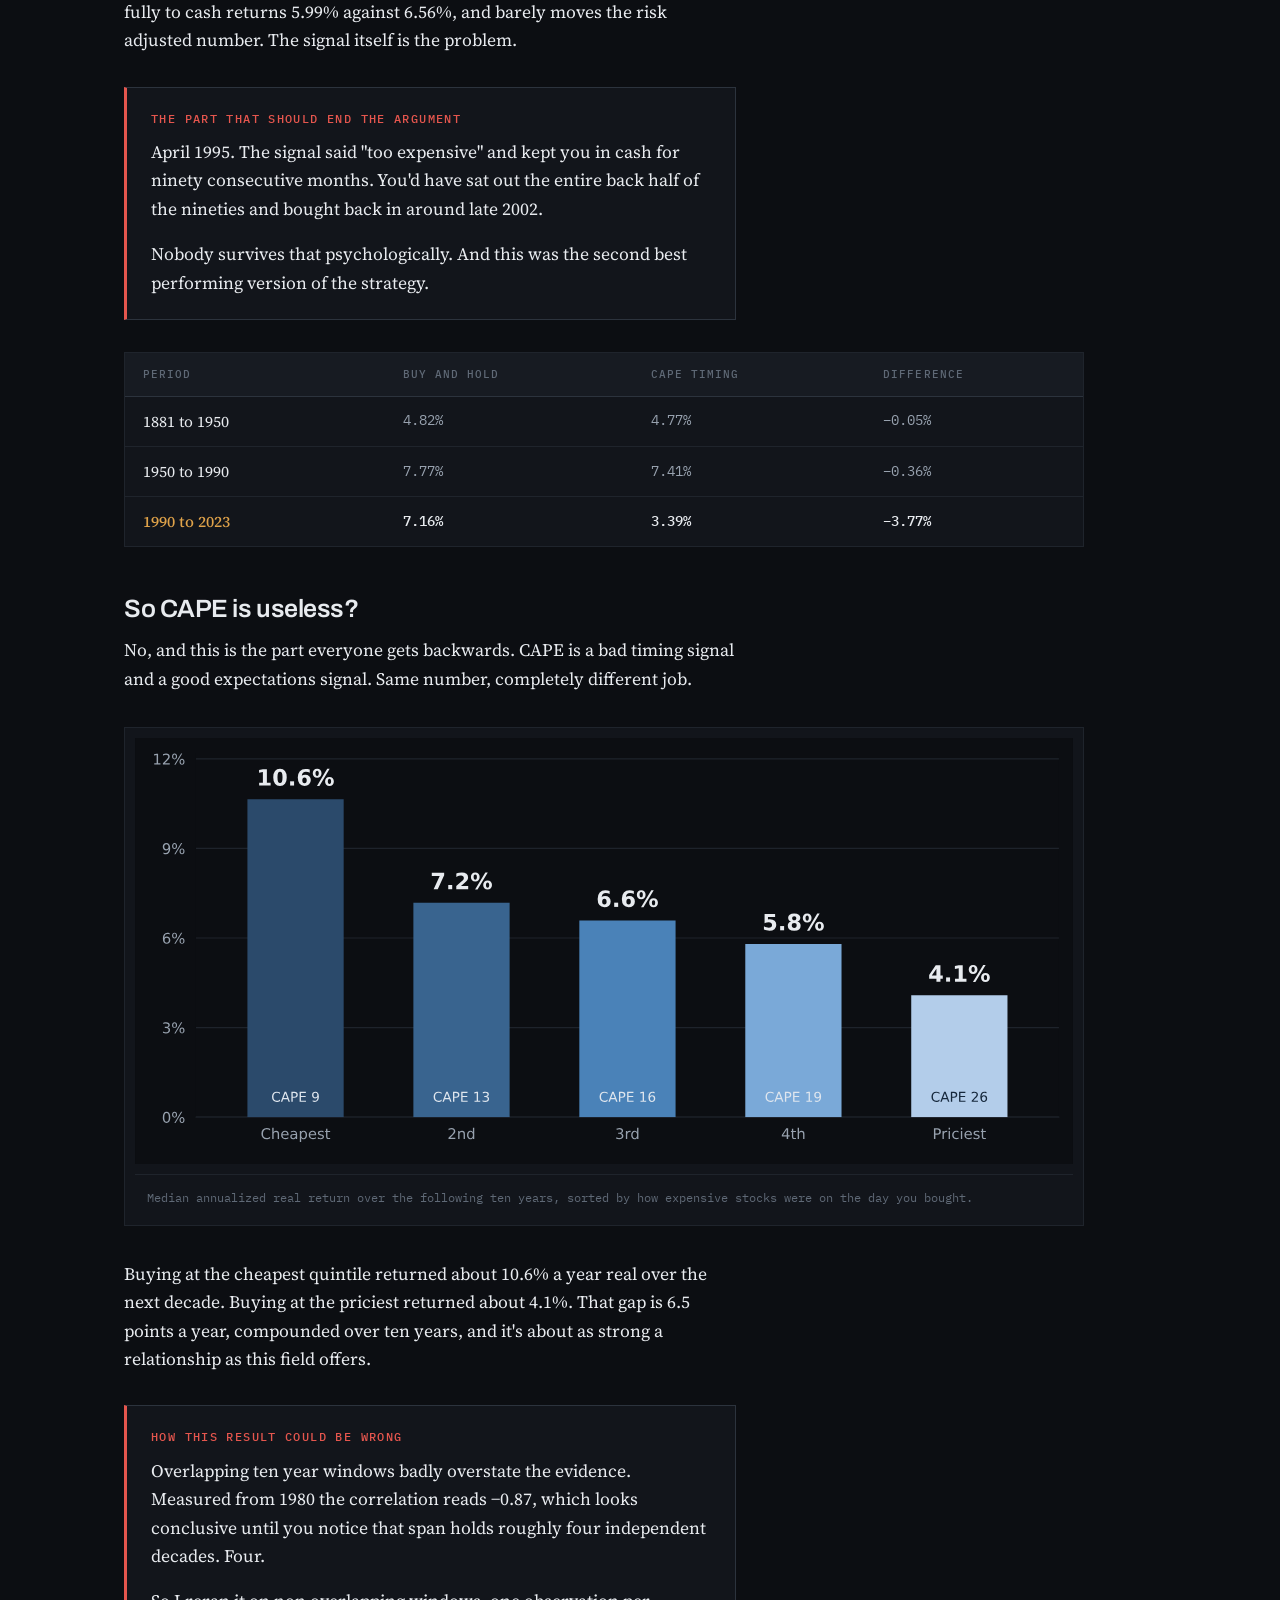
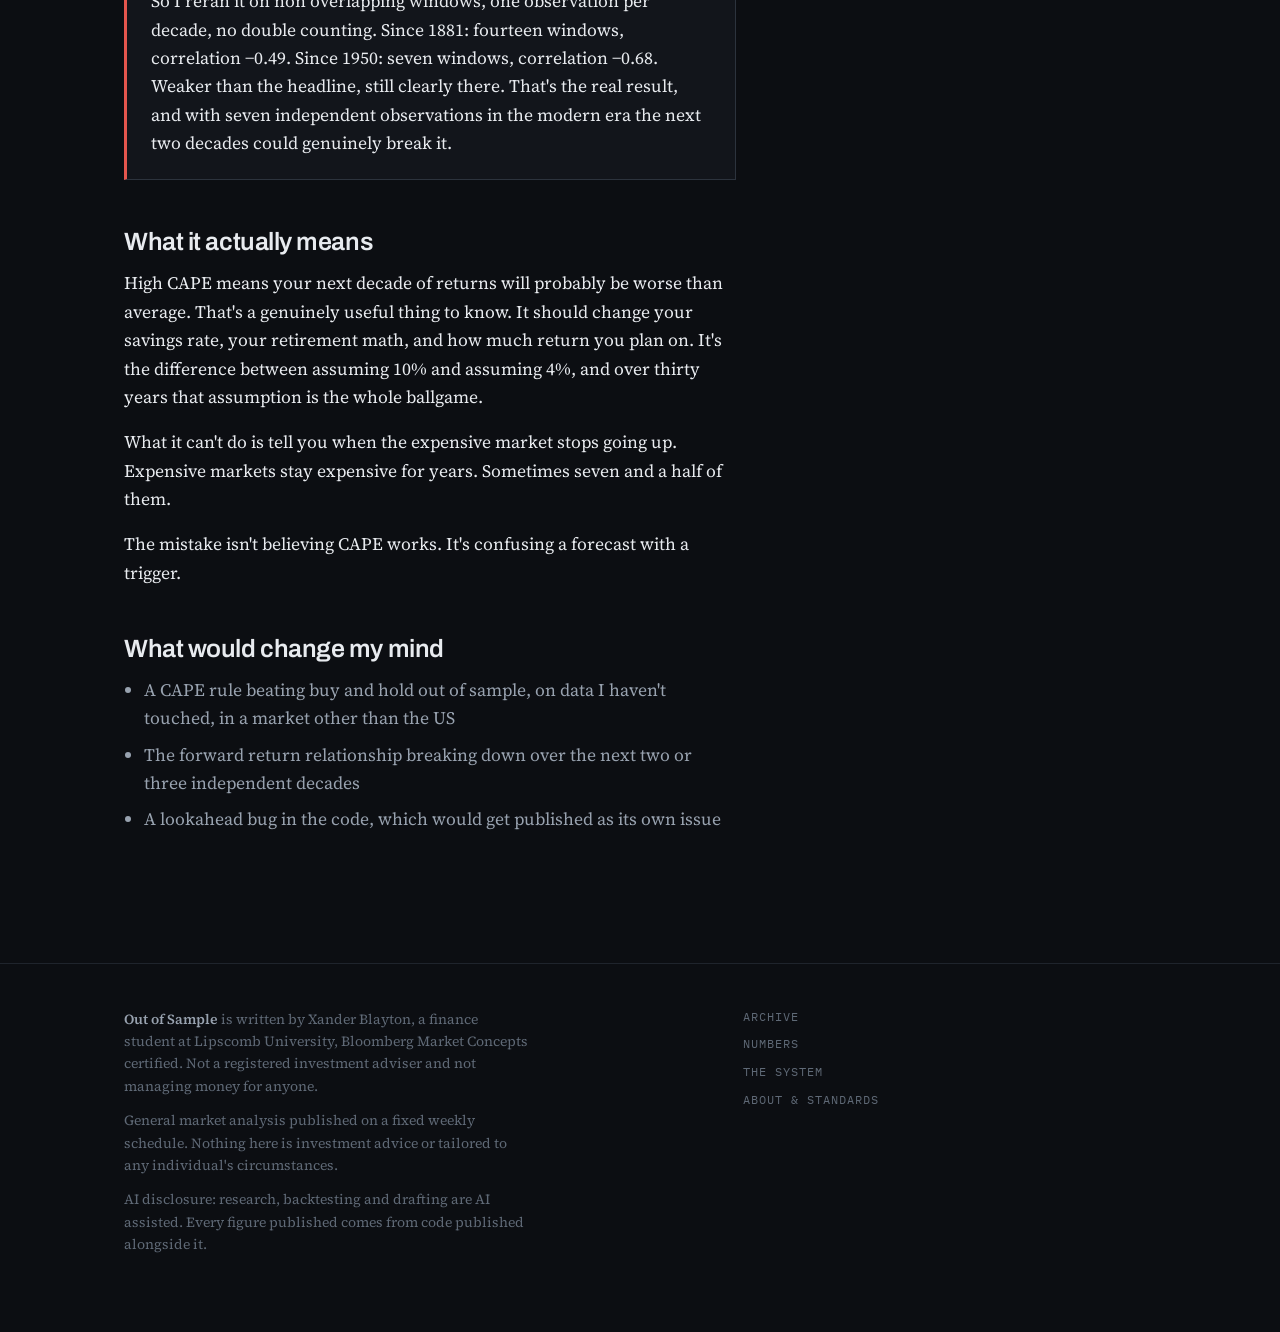
<file: issues/001-cape-timing.html>
<!doctype html>
<html lang="en">
<head>
<meta charset="utf-8">
<meta name="viewport" content="width=device-width, initial-scale=1">
<title>Issue 001 · Out of Sample</title>
<meta name="description" content="Valuation tells you what to expect. It does not tell you when to act. Every version of the timing rule lost, including with transaction costs removed entirely. The same number works well as a forecast.">
<meta property="og:title" content="Issue 001 · Out of Sample">
<meta property="og:description" content="Valuation tells you what to expect. It does not tell you when to act. Every version of the timing rule lost, including with transaction costs removed entirely. The same number works well as a forecast.">
<meta property="og:type" content="website">
<meta name="twitter:card" content="summary_large_image">
<link rel="preconnect" href="https://fonts.googleapis.com">
<link rel="preconnect" href="https://fonts.gstatic.com" crossorigin>
<link rel="stylesheet" href="https://fonts.googleapis.com/css2?family=Archivo:wght@500;600;700&family=Source+Serif+4:ital,opsz,wght@0,8..60,400;0,8..60,600;1,8..60,400&family=IBM+Plex+Mono:wght@400;500;600&display=swap">
<link rel="stylesheet" href="../assets/style.css">
</head>
<body>

<header class="site">
  <div class="hd">
    <a class="wordmark" href="../index.html"><i></i>Out of Sample</a>
    <nav class="main"><a href="../index.html" aria-current="page">Archive</a><a href="../numbers.html">Numbers</a><a href="../system.html">The System</a><a href="../about.html">About</a></nav>
  </div>
</header>


<div class="wrap issue-head">
  <div class="issue-tags">
    <span class="verdict v-fail">Verdict: Fails</span>
    <span class="mono" style="font-size:11.5px;letter-spacing:.09em;text-transform:uppercase;color:var(--text-3)">
      Issue №&nbsp;001 &nbsp;·&nbsp; 21 September 2026</span>
  </div>
  <h1>“Stocks are historically expensive, so you should take some off the table.”</h1>
  <div class="specline">
    <span>Data <b>Robert Shiller, Yale</b></span>
    <span>Range <b>1881–2023, monthly</b></span>
    <span>Observations <b>1,710 months</b></span>
    <span>Code <b>published</b></span>
  </div>
</div>

<div class="wrap">
<section>
<div class="prose">

  <p class="pull">Valuation tells you what to expect. It does not tell you when to act.</p>

  <h3>The claim</h3>
  <p>Ask any chatbot, any finance podcast, or any commenter on X what a high CAPE ratio means, and
  you get some version of this: the market is historically expensive, so reduce your exposure.</p>
  <p>It sounds reasonable. Buy low, sell high. I tested it, and the claim is wrong in a way that's
  more interesting than a simple no.</p>

  <h3>How I tested it</h3>
  <p>Data is Robert Shiller's S&amp;P 500 dataset, monthly, January 1881 through June 2023. Returns
  are real total returns, so dividends reinvested and inflation stripped out. The cash leg earns the
  long term interest rate, also inflation adjusted.</p>
  <p>The strategy: when CAPE sits above some percentile of its own history, sell stocks and hold
  cash. When it drops back below, buy back in.</p>

  <h4>No lookahead</h4>
  <p>The percentile threshold uses only CAPE data available at that moment, on an expanding window.
  You can't rank today's CAPE against a distribution containing 1999 if you're standing in 1975. The
  first thirty years are burned in so the percentile means something, and the signal is lagged a
  month so the rule trades on information it actually had.</p>
  <h4>Costs</h4>
  <p>Every switch pays ten basis points, which is generous for most of this history.</p>

  <h3>What the data says</h3>

  <figure class="chart">
    <img src="../assets/eq-curve.svg" alt="Growth of one dollar, buy and hold versus CAPE timing">
    <figcaption>Growth of $1 in real total return. CAPE timing exits to cash whenever Shiller PE10 sits above its own 90th percentile, with thresholds computed only from data available at the time.</figcaption>
  </figure>

  <p>Every version loses, and not by a rounding error. The 90th percentile rule costs 1.27
  percentage points a year over 142 years.</p>

  <figure class="chart">
    <img src="../assets/thresholds.svg" alt="Annualized real return by CAPE exit threshold, against buy and hold">
    <figcaption>Annualized real total return for each exit threshold, against the buy and hold line.
    No threshold beats it.</figcaption>
  </figure>

  <div class="tablewrap">
  <table class="data">
    <thead><tr><th>Strategy</th><th>CAGR</th><th>Vol</th><th>Max drawdown</th><th>Trades</th><th>% in market</th></tr></thead>
    <tbody>
      <tr class="hl"><td>Buy and hold</td><td>6.56%</td><td>15.0%</td><td>&minus;76.8%</td><td>0</td><td>100%</td></tr>
      <tr><td>Exit above 95th percentile</td><td>6.07%</td><td>14.0%</td><td>&minus;68.3%</td><td>25</td><td>86%</td></tr>
      <tr><td>Exit above 90th percentile</td><td>5.29%</td><td>13.4%</td><td>&minus;65.2%</td><td>32</td><td>72%</td></tr>
      <tr><td>Exit above 80th percentile</td><td>4.76%</td><td>12.9%</td><td>&minus;65.2%</td><td>34</td><td>61%</td></tr>
      <tr><td>Exit above 70th percentile</td><td>4.89%</td><td>12.4%</td><td>&minus;62.0%</td><td>38</td><td>55%</td></tr>
      <tr><td>Exit above 50th percentile</td><td>4.54%</td><td>11.5%</td><td>&minus;58.7%</td><td>34</td><td>46%</td></tr>
    </tbody>
  </table>
  </div>

  <h4>It isn't the trading costs</h4>
  <p>I reran it at zero cost. Free trading, no slippage, no taxes, a world that doesn't exist. The
  90th percentile rule still loses by 1.24 points a year. Softening it doesn't help either:
  lightening to 50% stocks instead of going fully to cash returns 5.99% against 6.56%, and barely
  moves the risk adjusted number. The signal itself is the problem.</p>

  <div class="callout">
    <h4>The part that should end the argument</h4>
    <p>April 1995. The signal said "too expensive" and kept you in cash for ninety consecutive
    months. You'd have sat out the entire back half of the nineties and bought back in around late
    2002.</p>
    <p>Nobody survives that psychologically. And this was the second best performing version of the
    strategy.</p>
  </div>

  <div class="tablewrap">
  <table class="data">
    <thead><tr><th>Period</th><th>Buy and hold</th><th>CAPE timing</th><th>Difference</th></tr></thead>
    <tbody>
      <tr><td>1881 to 1950</td><td>4.82%</td><td>4.77%</td><td>&minus;0.05%</td></tr>
      <tr><td>1950 to 1990</td><td>7.77%</td><td>7.41%</td><td>&minus;0.36%</td></tr>
      <tr class="hl"><td>1990 to 2023</td><td>7.16%</td><td>3.39%</td><td>&minus;3.77%</td></tr>
    </tbody>
  </table>
  </div>

  <h3>So CAPE is useless?</h3>
  <p>No, and this is the part everyone gets backwards. CAPE is a bad timing signal and a good
  expectations signal. Same number, completely different job.</p>

  <figure class="chart">
    <img src="../assets/quintiles.svg" alt="Median real return over the following ten years by CAPE quintile at purchase">
    <figcaption>Median annualized real return over the following ten years, sorted by how expensive
    stocks were on the day you bought.</figcaption>
  </figure>

  <p>Buying at the cheapest quintile returned about 10.6% a year real over the next decade. Buying at
  the priciest returned about 4.1%. That gap is 6.5 points a year, compounded over ten years, and
  it's about as strong a relationship as this field offers.</p>

  <div class="callout">
    <h4>How this result could be wrong</h4>
    <p>Overlapping ten year windows badly overstate the evidence. Measured from 1980 the correlation
    reads &minus;0.87, which looks conclusive until you notice that span holds roughly four
    independent decades. Four.</p>
    <p>So I reran it on non overlapping windows, one observation per decade, no double counting.
    Since 1881: fourteen windows, correlation &minus;0.49. Since 1950: seven windows, correlation
    &minus;0.68. Weaker than the headline, still clearly there. That's the real result, and with
    seven independent observations in the modern era the next two decades could genuinely break
    it.</p>
  </div>

  <h3>What it actually means</h3>
  <p>High CAPE means your next decade of returns will probably be worse than average. That's a
  genuinely useful thing to know. It should change your savings rate, your retirement math, and how
  much return you plan on. It's the difference between assuming 10% and assuming 4%, and over thirty
  years that assumption is the whole ballgame.</p>
  <p>What it can't do is tell you when the expensive market stops going up. Expensive markets stay
  expensive for years. Sometimes seven and a half of them.</p>
  <p>The mistake isn't believing CAPE works. It's confusing a forecast with a trigger.</p>

  <h3>What would change my mind</h3>
  <ul>
    <li>A CAPE rule beating buy and hold out of sample, on data I haven't touched, in a market other than the US</li>
    <li>The forward return relationship breaking down over the next two or three independent decades</li>
    <li>A lookahead bug in the code, which would get published as its own issue</li>
  </ul>

</div>
</section>
</div>


<footer class="site">
  <div class="wrap fgrid">
    <div>
      <p><b>Out of Sample</b> is written by Xander Blayton, a finance student at Lipscomb University,
      Bloomberg Market Concepts certified. Not a registered investment adviser and not managing
      money for anyone.</p>
      <p>General market analysis published on a fixed weekly schedule. Nothing here is investment
      advice or tailored to any individual's circumstances.</p>
      <p>AI disclosure: research, backtesting and drafting are AI assisted. Every figure published
      comes from code published alongside it.</p>
    </div>
    <div class="flinks">
      <a href="../index.html">Archive</a>
      <a href="../numbers.html">Numbers</a>
      <a href="../system.html">The System</a>
      <a href="../about.html">About &amp; Standards</a>
    </div>
  </div>
</footer>

</body>
</html>
</file>
<file: assets/style.css>
/* Out of Sample — dark, data-forward. Single committed theme. */

:root {
  color-scheme: dark;
  --bg:        #0c0e12;
  --surface:   #12151b;
  --surface-2: #171b22;
  --line:      #1f242c;
  --line-2:    #2c333d;
  --text:      #e8ebef;
  --text-2:    #98a2af;
  --text-3:    #5f6976;
  --brass:     #e0a34a;
  --brass-dim: #7a5a26;
  --fail:      #e5564e;
  --fail-bg:   #2a1614;
  --holds:     #3fb984;
  --holds-bg:  #0f2a20;
  --mixed:     #6d9fd4;
  --mixed-bg:  #132433;
  --pending:   #7b8694;
  --pending-bg:#181c22;

  --display: "Archivo", ui-sans-serif, system-ui, -apple-system, sans-serif;
  --body:    "Source Serif 4", Charter, Georgia, serif;
  --mono:    "IBM Plex Mono", ui-monospace, SFMono-Regular, Menlo, monospace;

  --wrap: 1080px;
}

* { box-sizing: border-box; }

html { scroll-behavior: smooth; }
@media (prefers-reduced-motion: reduce) {
  html { scroll-behavior: auto; }
  * { animation: none !important; transition: none !important; }
}

body {
  margin: 0;
  background: var(--bg);
  color: var(--text);
  font-family: var(--body);
  font-size: 17.5px;
  line-height: 1.62;
  -webkit-font-smoothing: antialiased;
}

.wrap { max-width: var(--wrap); margin: 0 auto; padding-inline: 24px; }
.narrow { max-width: 720px; }

.mono { font-family: var(--mono); font-variant-numeric: tabular-nums; }

a { color: var(--brass); text-decoration: none; }
a:hover { text-decoration: underline; text-underline-offset: 3px; }
:focus-visible { outline: 2px solid var(--brass); outline-offset: 2px; }

/* ---------------- header ---------------- */
header.site {
  position: sticky;
  top: 0;
  z-index: 40;
  background: rgba(12, 14, 18, 0.88);
  backdrop-filter: blur(12px);
  border-bottom: 1px solid var(--line);
}
.hd {
  display: flex;
  align-items: center;
  justify-content: space-between;
  gap: 20px;
  max-width: var(--wrap);
  margin: 0 auto;
  padding: 0 24px;
  height: 62px;
}
.wordmark {
  font-family: var(--display);
  font-weight: 700;
  font-size: 16px;
  letter-spacing: -0.015em;
  color: var(--text);
}
.wordmark:hover { text-decoration: none; color: var(--brass); }
.wordmark i {
  display: inline-block;
  width: 7px; height: 7px;
  background: var(--brass);
  margin-right: 9px;
  vertical-align: 1px;
}
nav.main { display: flex; gap: 4px; overflow-x: auto; scrollbar-width: none; }
nav.main::-webkit-scrollbar { display: none; }
nav.main a {
  font-family: var(--mono);
  font-size: 11.5px;
  letter-spacing: 0.1em;
  text-transform: uppercase;
  color: var(--text-3);
  padding: 8px 11px;
  white-space: nowrap;
  border: 1px solid transparent;
}
nav.main a:hover { color: var(--text); text-decoration: none; }
nav.main a[aria-current="page"] { color: var(--brass); border-color: var(--line-2); }

/* ---------------- hero ---------------- */
.hero { padding-block: 78px 12px; border-bottom: 1px solid var(--line); }
.eyebrow {
  font-family: var(--mono);
  font-size: 11.5px;
  letter-spacing: 0.16em;
  text-transform: uppercase;
  color: var(--brass);
  margin: 0 0 22px;
}
h1.big {
  font-family: var(--display);
  font-weight: 700;
  font-size: clamp(40px, 7.2vw, 74px);
  line-height: 1.02;
  letter-spacing: -0.032em;
  margin: 0;
  max-width: 15ch;
  text-wrap: balance;
}
h1.big em { font-style: normal; color: var(--brass); }
.lede {
  font-size: clamp(18px, 2.3vw, 21px);
  color: var(--text-2);
  max-width: 50ch;
  margin: 26px 0 0;
}
.hero-meta {
  display: flex; flex-wrap: wrap; gap: 10px 28px;
  margin: 34px 0 42px;
  font-family: var(--mono);
  font-size: 11.5px; letter-spacing: 0.08em; text-transform: uppercase;
  color: var(--text-3);
}
.hero-meta b { color: var(--text-2); font-weight: 500; }

/* ---------------- scoreboard ---------------- */
.board {
  display: grid;
  grid-template-columns: repeat(auto-fit, minmax(160px, 1fr));
  gap: 1px;
  background: var(--line);
  border-block: 1px solid var(--line);
}
.stat { background: var(--bg); padding: 26px 22px; }
.stat .n {
  display: block;
  font-family: var(--display);
  font-weight: 700;
  font-size: 42px;
  line-height: 1;
  letter-spacing: -0.03em;
  font-variant-numeric: tabular-nums;
}
.stat .n.brass { color: var(--brass); }
.stat .k {
  display: block;
  font-family: var(--mono);
  font-size: 10.5px;
  letter-spacing: 0.11em;
  text-transform: uppercase;
  color: var(--text-3);
  margin-top: 11px;
}

/* ---------------- sections ---------------- */
section { padding-block: 72px; }
section + section { border-top: 1px solid var(--line); }

.sec-head { margin-bottom: 34px; }
.sec-kicker {
  font-family: var(--mono);
  font-size: 11px; letter-spacing: 0.14em; text-transform: uppercase;
  color: var(--text-3); margin: 0 0 10px;
}
h2.sec-title {
  font-family: var(--display);
  font-weight: 600;
  font-size: clamp(27px, 4vw, 38px);
  line-height: 1.12;
  letter-spacing: -0.024em;
  margin: 0;
  text-wrap: balance;
}
.sec-sub { color: var(--text-2); max-width: 56ch; margin: 14px 0 0; }

/* ---------------- verdict pills ---------------- */
.verdict {
  display: inline-block;
  font-family: var(--mono);
  font-size: 10.5px; font-weight: 600;
  letter-spacing: 0.11em; text-transform: uppercase;
  padding: 5px 10px;
  border: 1px solid currentColor;
  white-space: nowrap;
}
.v-fail    { color: var(--fail);    background: var(--fail-bg); }
.v-holds   { color: var(--holds);   background: var(--holds-bg); }
.v-mixed   { color: var(--mixed);   background: var(--mixed-bg); }
.v-pending { color: var(--pending); background: var(--pending-bg); border-style: dashed; }

/* ---------------- featured issue ---------------- */
.feature { border: 1px solid var(--line-2); background: var(--surface); }
.feature-top { padding: 30px 30px 24px; }
.feature-tag {
  display: flex; align-items: center; gap: 14px; flex-wrap: wrap;
  font-family: var(--mono); font-size: 11px;
  letter-spacing: 0.1em; text-transform: uppercase; color: var(--text-3);
  margin-bottom: 18px;
}
.feature h3 {
  font-family: var(--display);
  font-weight: 600;
  font-size: clamp(22px, 3.2vw, 31px);
  line-height: 1.22;
  letter-spacing: -0.02em;
  margin: 0 0 16px;
  text-wrap: pretty;
}
.feature p { color: var(--text-2); margin: 0; max-width: 62ch; }
.chartbox { border-top: 1px solid var(--line); background: var(--bg); padding: 10px; }
.chartbox img { display: block; width: 100%; height: auto; }
.feature-foot {
  border-top: 1px solid var(--line);
  padding: 18px 30px;
  display: flex; justify-content: space-between; align-items: center; gap: 16px; flex-wrap: wrap;
  font-family: var(--mono); font-size: 11.5px;
  letter-spacing: 0.06em; text-transform: uppercase; color: var(--text-3);
}
@media (max-width: 560px) { .feature-top, .feature-foot { padding-inline: 20px; } }

/* ---------------- index rows ---------------- */
.index-list { border-top: 1px solid var(--line-2); }
.ix {
  display: grid;
  grid-template-columns: 62px 1fr auto;
  gap: 6px 20px;
  align-items: start;
  padding: 22px 6px;
  border-bottom: 1px solid var(--line);
  color: inherit;
}
.ix:hover { text-decoration: none; background: var(--surface); }
.ix:hover .ix-claim { color: var(--brass); }
.ix-num {
  font-family: var(--mono); font-size: 12px;
  color: var(--text-3); padding-top: 5px; font-variant-numeric: tabular-nums;
}
.ix-claim {
  font-family: var(--display);
  font-weight: 500;
  font-size: 19px;
  line-height: 1.34;
  letter-spacing: -0.014em;
  margin: 0;
  text-wrap: pretty;
}
.ix-meta {
  font-family: var(--mono); font-size: 11px;
  letter-spacing: 0.06em; text-transform: uppercase;
  color: var(--text-3); margin-top: 8px;
}
@media (max-width: 620px) {
  .ix { grid-template-columns: 46px 1fr; }
  .ix .verdict { grid-column: 2; justify-self: start; margin-top: 10px; }
}

/* ---------------- prose ---------------- */
.prose { max-width: 68ch; }
.prose h3 {
  font-family: var(--display);
  font-weight: 600; font-size: 25px;
  letter-spacing: -0.018em;
  margin: 46px 0 12px;
  line-height: 1.24;
}
.prose h3:first-child { margin-top: 0; }
.prose h4 {
  font-family: var(--mono);
  font-weight: 500; font-size: 11.5px;
  letter-spacing: 0.12em; text-transform: uppercase;
  color: var(--text-3);
  margin: 34px 0 10px;
}
.prose p { margin: 0 0 17px; }
.prose ul { margin: 0 0 17px; padding-left: 20px; color: var(--text-2); }
.prose li { margin-bottom: 8px; }
.prose strong { color: var(--text); font-weight: 600; }

.pull {
  font-family: var(--display);
  font-weight: 500;
  font-size: clamp(20px, 2.9vw, 26px);
  line-height: 1.34;
  letter-spacing: -0.018em;
  border-left: 3px solid var(--brass);
  padding-left: 22px;
  margin: 32px 0;
  color: var(--text);
  max-width: 44ch;
}

/* Charts and tables break out past the reading column on wide screens */
.prose > figure.chart,
.prose > .tablewrap {
  width: min(960px, calc(100vw - 48px));
  max-width: none;
}

/* ---------------- tables ---------------- */
.tablewrap { overflow-x: auto; margin: 22px 0; border: 1px solid var(--line); }
table.data {
  border-collapse: collapse; width: 100%;
  font-family: var(--mono); font-size: 13.5px;
  font-variant-numeric: tabular-nums;
  background: var(--surface);
}
table.data th {
  text-align: left; font-weight: 500;
  font-size: 10.5px; letter-spacing: 0.1em; text-transform: uppercase;
  color: var(--text-3);
  padding: 13px 18px;
  border-bottom: 1px solid var(--line-2);
  white-space: nowrap;
  background: var(--surface-2);
}
table.data td {
  padding: 12px 18px;
  border-bottom: 1px solid var(--line);
  white-space: nowrap;
  color: var(--text-2);
}
table.data td:first-child {
  white-space: nowrap;
  font-family: var(--body); font-size: 15.5px; color: var(--text);
  padding-right: 34px;
}
table.data tr:last-child td { border-bottom: none; }
table.data tr.hl td { color: var(--text); font-weight: 500; }
table.data tr.hl td:first-child { color: var(--brass); }

/* ---------------- callout ---------------- */
.callout {
  border: 1px solid var(--line-2);
  border-left: 3px solid var(--fail);
  background: var(--surface);
  padding: 22px 24px;
  margin: 32px 0;
}
.callout h4 { margin-top: 0; color: var(--fail); }
.callout p:last-child { margin-bottom: 0; }
.callout.good { border-left-color: var(--holds); }
.callout.good h4 { color: var(--holds); }

/* ---------------- steps ---------------- */
.steps { list-style: none; padding: 0; margin: 26px 0 0; counter-reset: st; }
.steps > li {
  counter-increment: st;
  display: grid;
  grid-template-columns: 46px 1fr;
  gap: 18px;
  padding: 22px 0;
  border-top: 1px solid var(--line);
}
.steps > li::before {
  content: counter(st, decimal-leading-zero);
  font-family: var(--mono); font-size: 12px;
  color: var(--brass); padding-top: 6px;
  letter-spacing: 0.06em;
}
.steps h4 {
  font-family: var(--display); font-weight: 600; font-size: 19px;
  letter-spacing: -0.014em; text-transform: none; color: var(--text);
  margin: 0 0 6px;
}
.steps p { margin: 0 0 8px; color: var(--text-2); font-size: 16.5px; }
.steps .cost {
  font-family: var(--mono); font-size: 11px;
  letter-spacing: 0.08em; text-transform: uppercase; color: var(--text-3);
}
.steps .cost b { color: var(--brass); font-weight: 500; }

/* ---------------- rules grid ---------------- */
.rules { display: grid; gap: 1px; background: var(--line); border: 1px solid var(--line); margin: 18px 0 34px; }
.rule { background: var(--surface); padding: 15px 20px; display: grid; grid-template-columns: 26px 1fr; gap: 12px; align-items: baseline; }
.rule span { font-family: var(--mono); font-weight: 600; font-size: 14px; }
.rule p { margin: 0; font-size: 16.5px; color: var(--text-2); }
.rule.yes span { color: var(--holds); }
.rule.no  span { color: var(--fail); }

/* ---------------- CTA ---------------- */
.cta {
  display: inline-block;
  font-family: var(--mono);
  font-size: 12px; letter-spacing: 0.1em; text-transform: uppercase;
  background: var(--brass); color: #0c0e12;
  padding: 14px 26px; font-weight: 600;
  border: 1px solid var(--brass);
}
.cta:hover { background: transparent; color: var(--brass); text-decoration: none; }
.cta.ghost { background: transparent; color: var(--text-2); border-color: var(--line-2); }
.cta.ghost:hover { color: var(--brass); border-color: var(--brass); }
.cta-row { display: flex; gap: 12px; flex-wrap: wrap; margin-top: 30px; }

/* ---------------- footer ---------------- */
footer.site {
  border-top: 1px solid var(--line);
  padding-block: 44px 64px;
  margin-top: 40px;
}
footer.site .fgrid {
  display: grid; grid-template-columns: 1.4fr 1fr; gap: 40px;
}
@media (max-width: 680px) { footer.site .fgrid { grid-template-columns: 1fr; } }
footer.site p { font-size: 14px; color: var(--text-3); margin: 0 0 12px; max-width: 58ch; line-height: 1.6; }
footer.site b { color: var(--text-2); font-weight: 600; }
footer.site .flinks { display: flex; flex-direction: column; gap: 9px; }
footer.site .flinks a {
  font-family: var(--mono); font-size: 11.5px;
  letter-spacing: 0.09em; text-transform: uppercase; color: var(--text-3);
}
footer.site .flinks a:hover { color: var(--brass); }

/* ---------------- issue page ---------------- */
.issue-head { padding-block: 62px 40px; border-bottom: 1px solid var(--line); }
.issue-head h1 {
  font-family: var(--display); font-weight: 700;
  font-size: clamp(30px, 5.2vw, 50px);
  line-height: 1.08; letter-spacing: -0.03em;
  margin: 20px 0 0; max-width: 20ch; text-wrap: balance;
}
.issue-tags { display: flex; align-items: center; gap: 16px; flex-wrap: wrap; }
.specline {
  display: flex; flex-wrap: wrap; gap: 8px 26px;
  margin-top: 30px; padding-top: 20px; border-top: 1px solid var(--line);
  font-family: var(--mono); font-size: 11.5px;
  letter-spacing: 0.06em; text-transform: uppercase; color: var(--text-3);
}
.specline b { color: var(--text-2); font-weight: 500; }

figure.chart { margin: 34px 0; border: 1px solid var(--line); background: var(--surface); padding: 10px; }
figure.chart img { display: block; width: 100%; height: auto; }
figure.chart figcaption {
  font-family: var(--mono); font-size: 11.5px; line-height: 1.55;
  color: var(--text-3); padding: 14px 12px 8px; border-top: 1px solid var(--line); margin-top: 10px;
}
</file>
